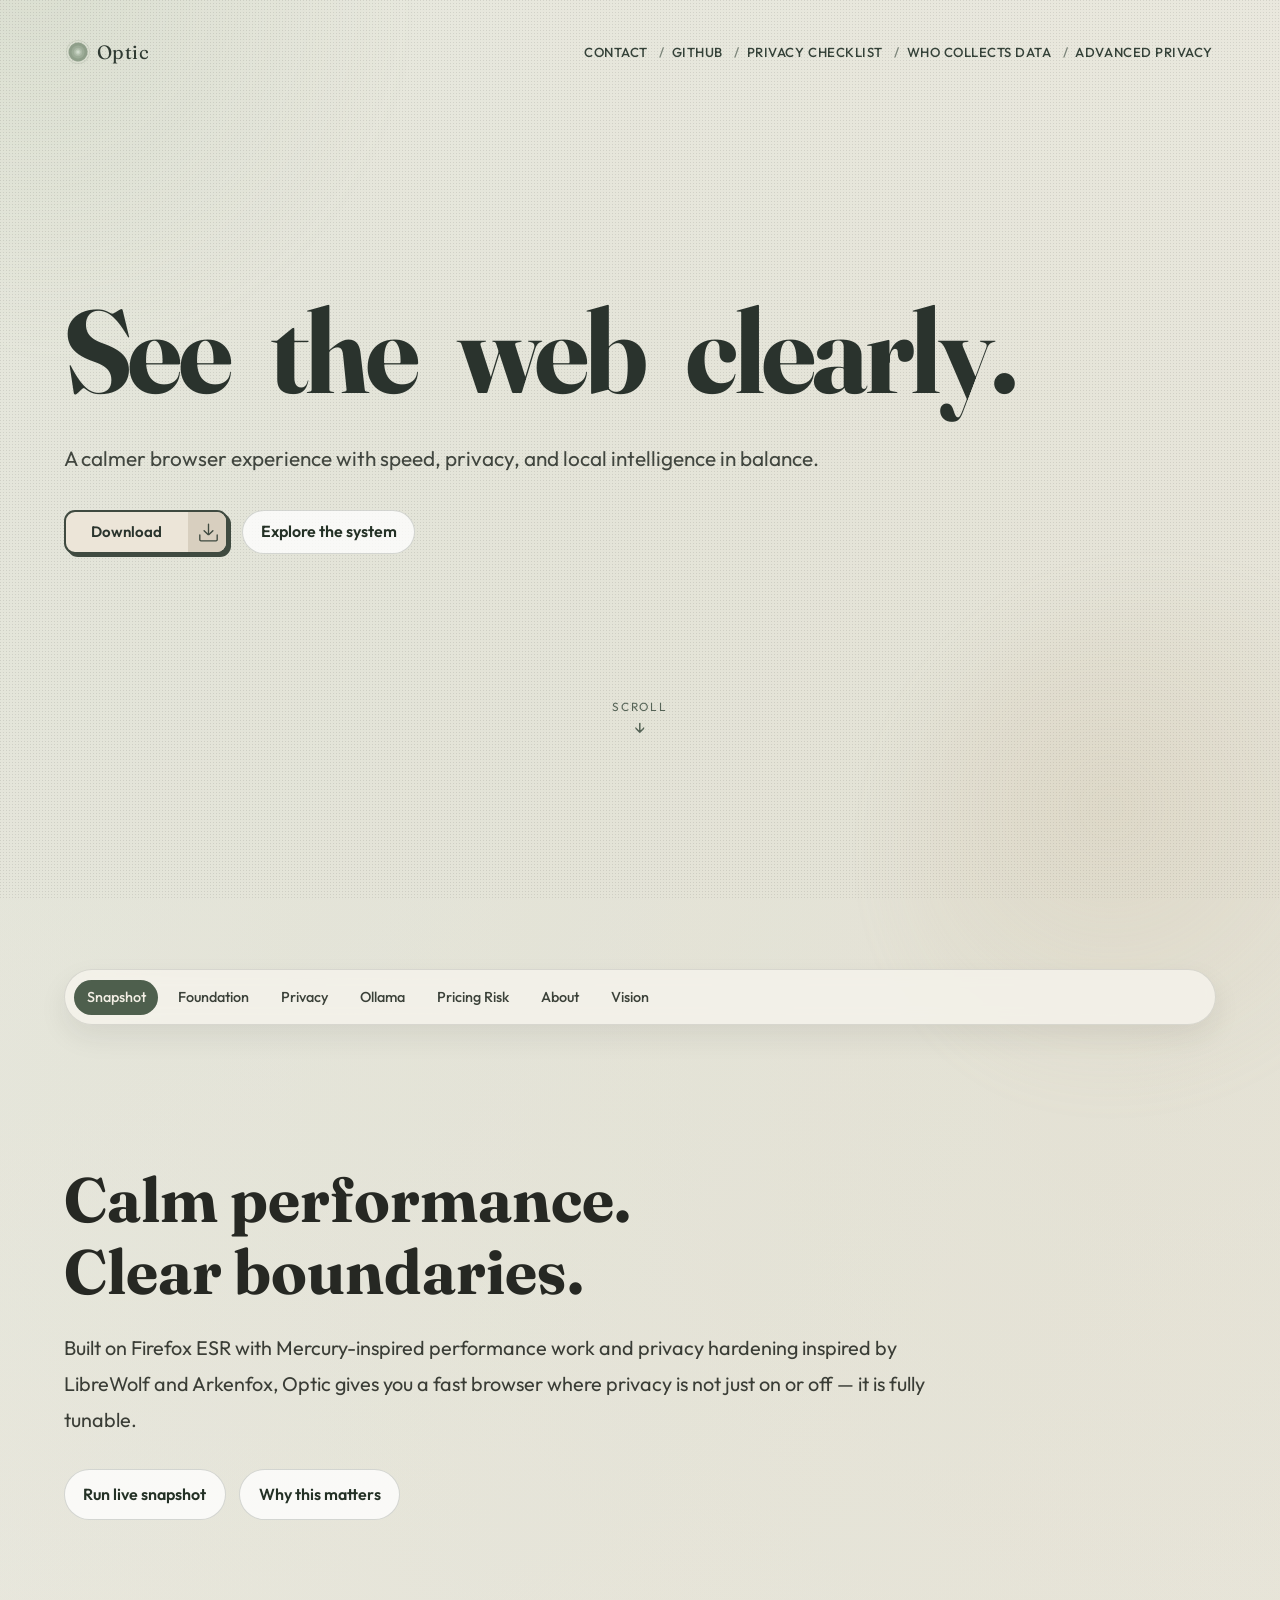
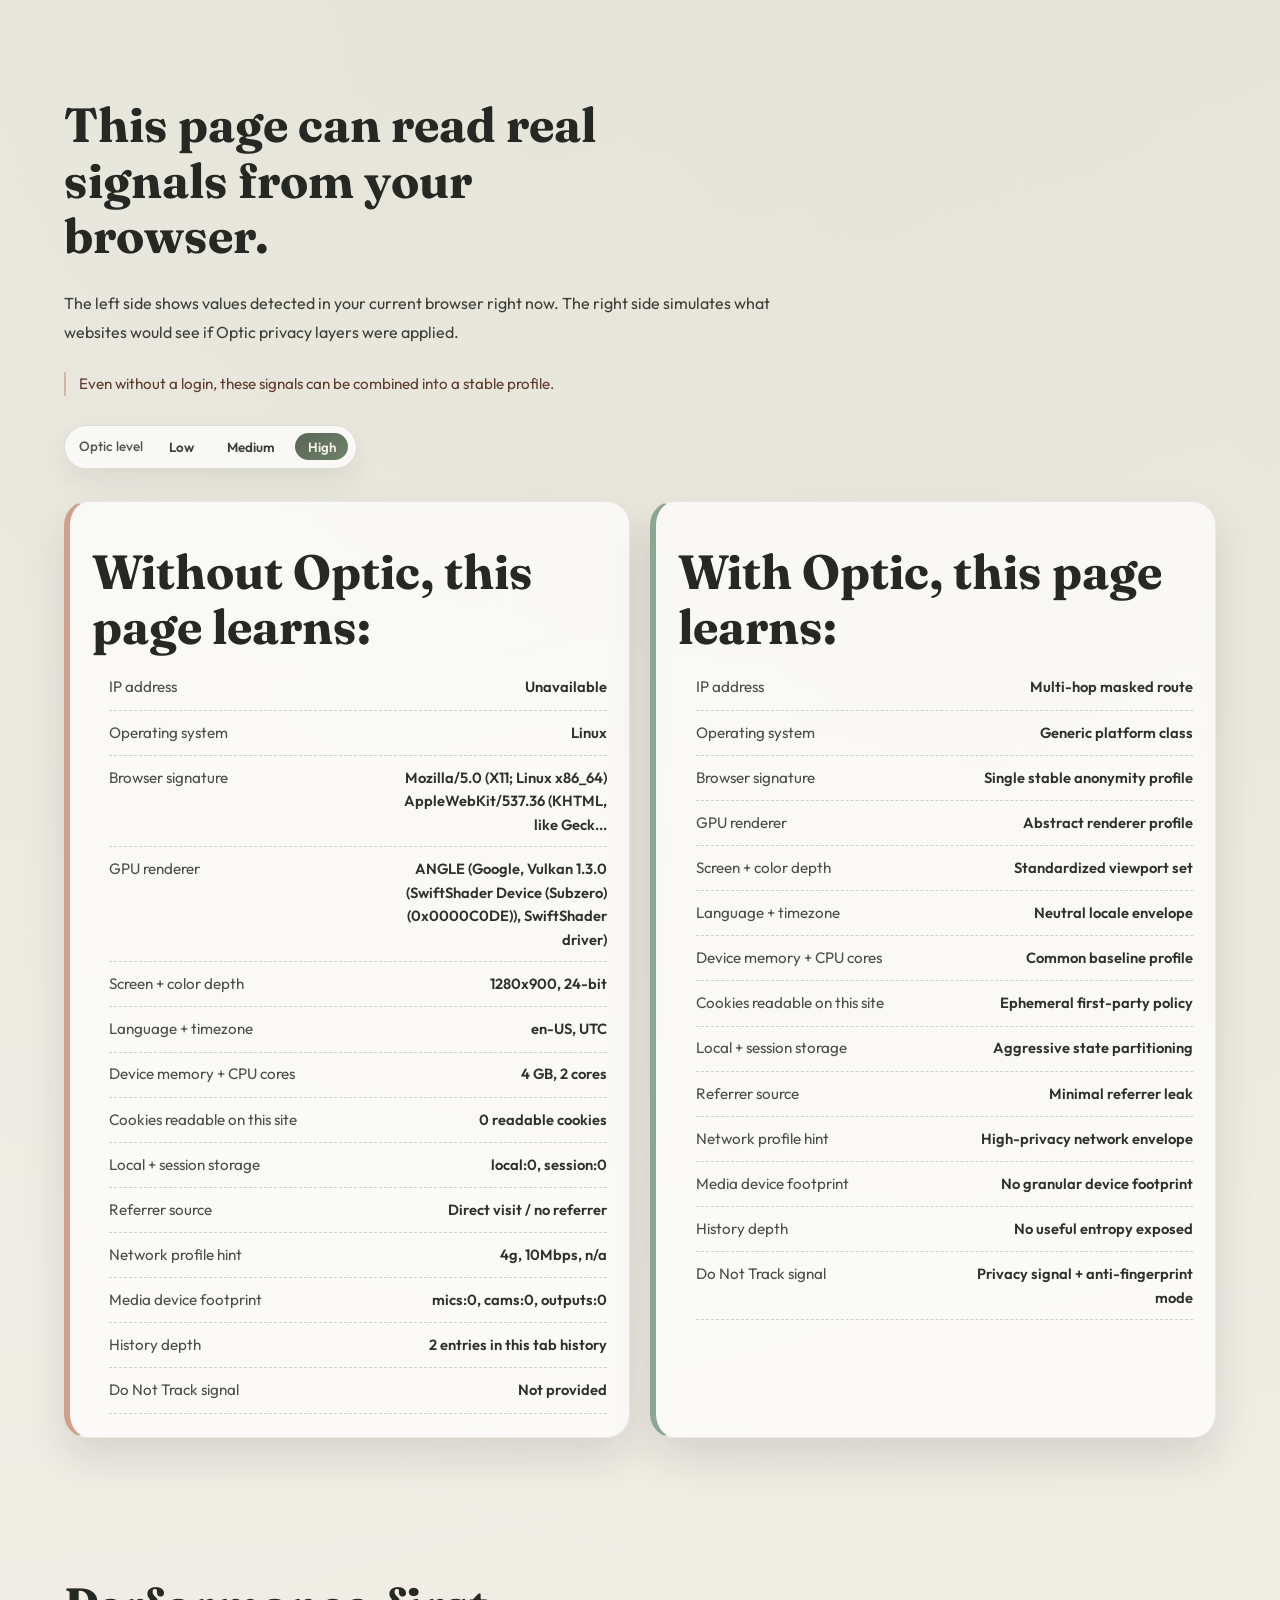
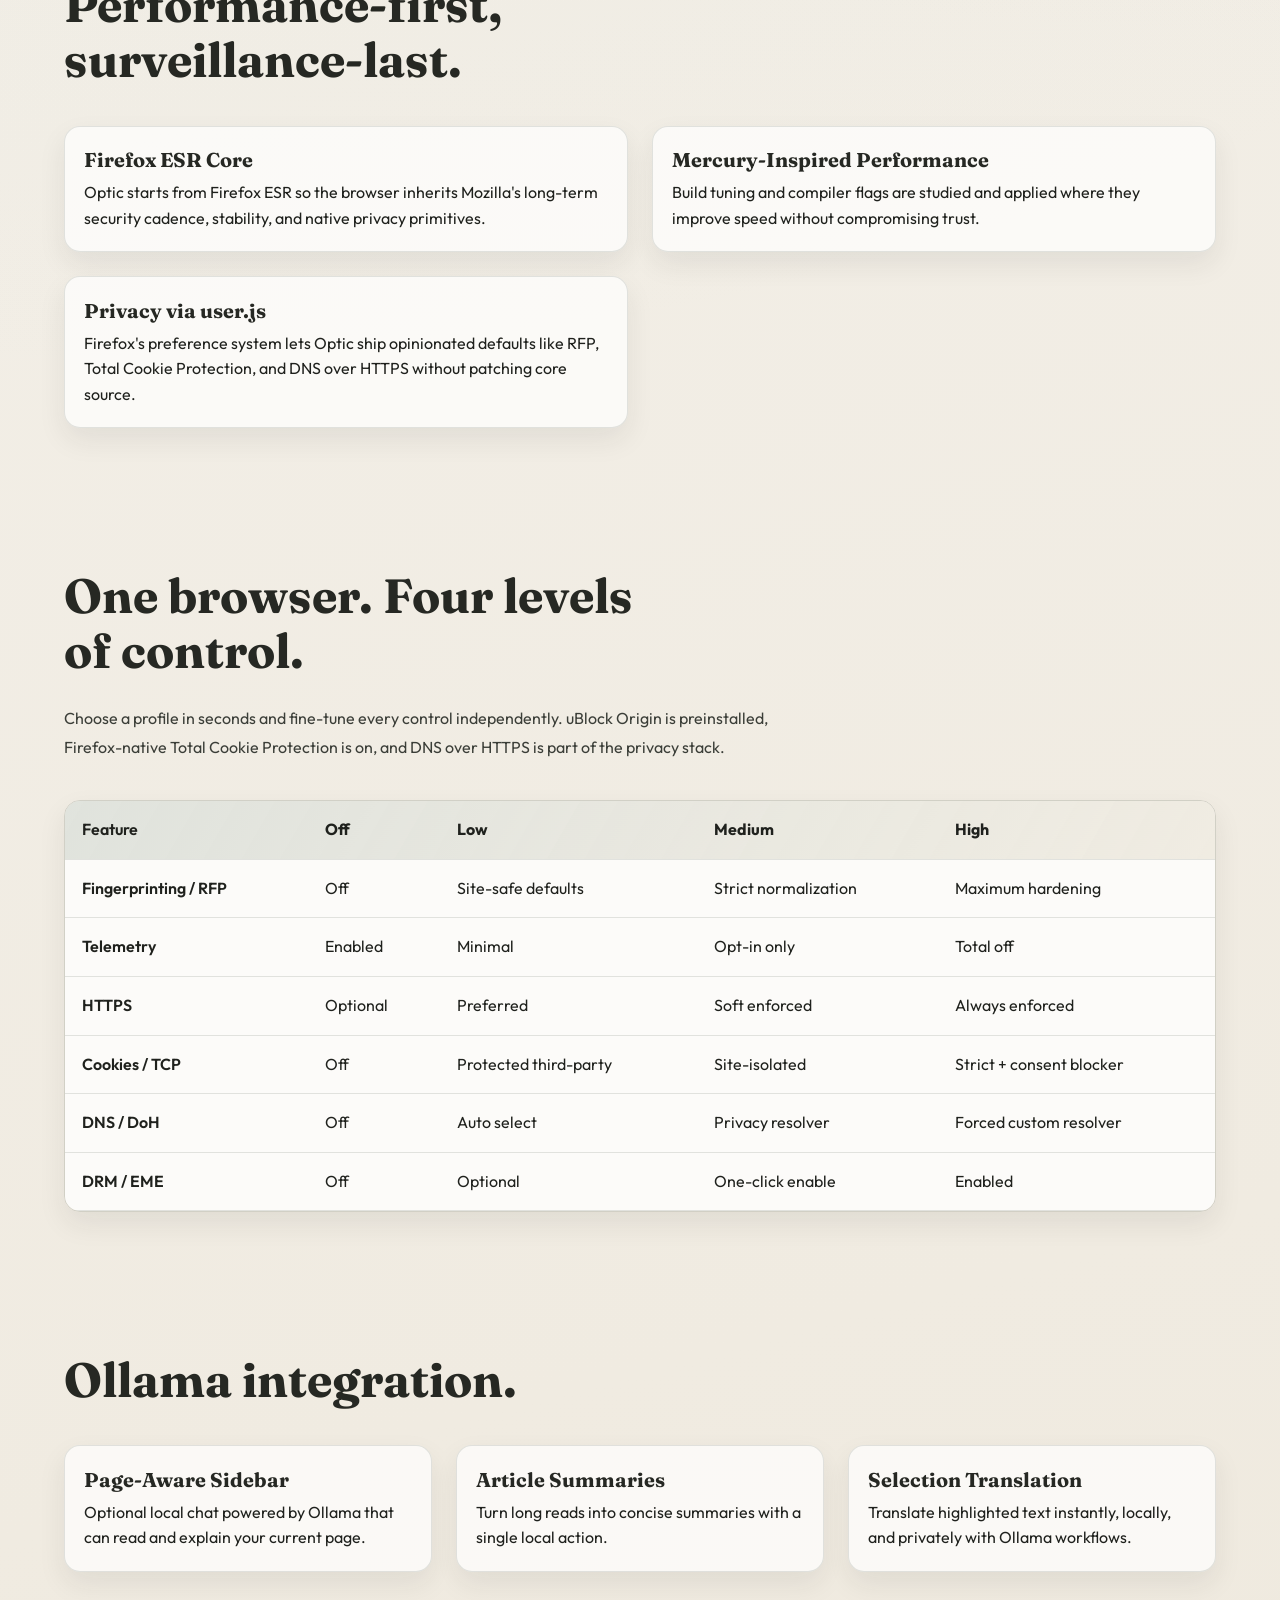
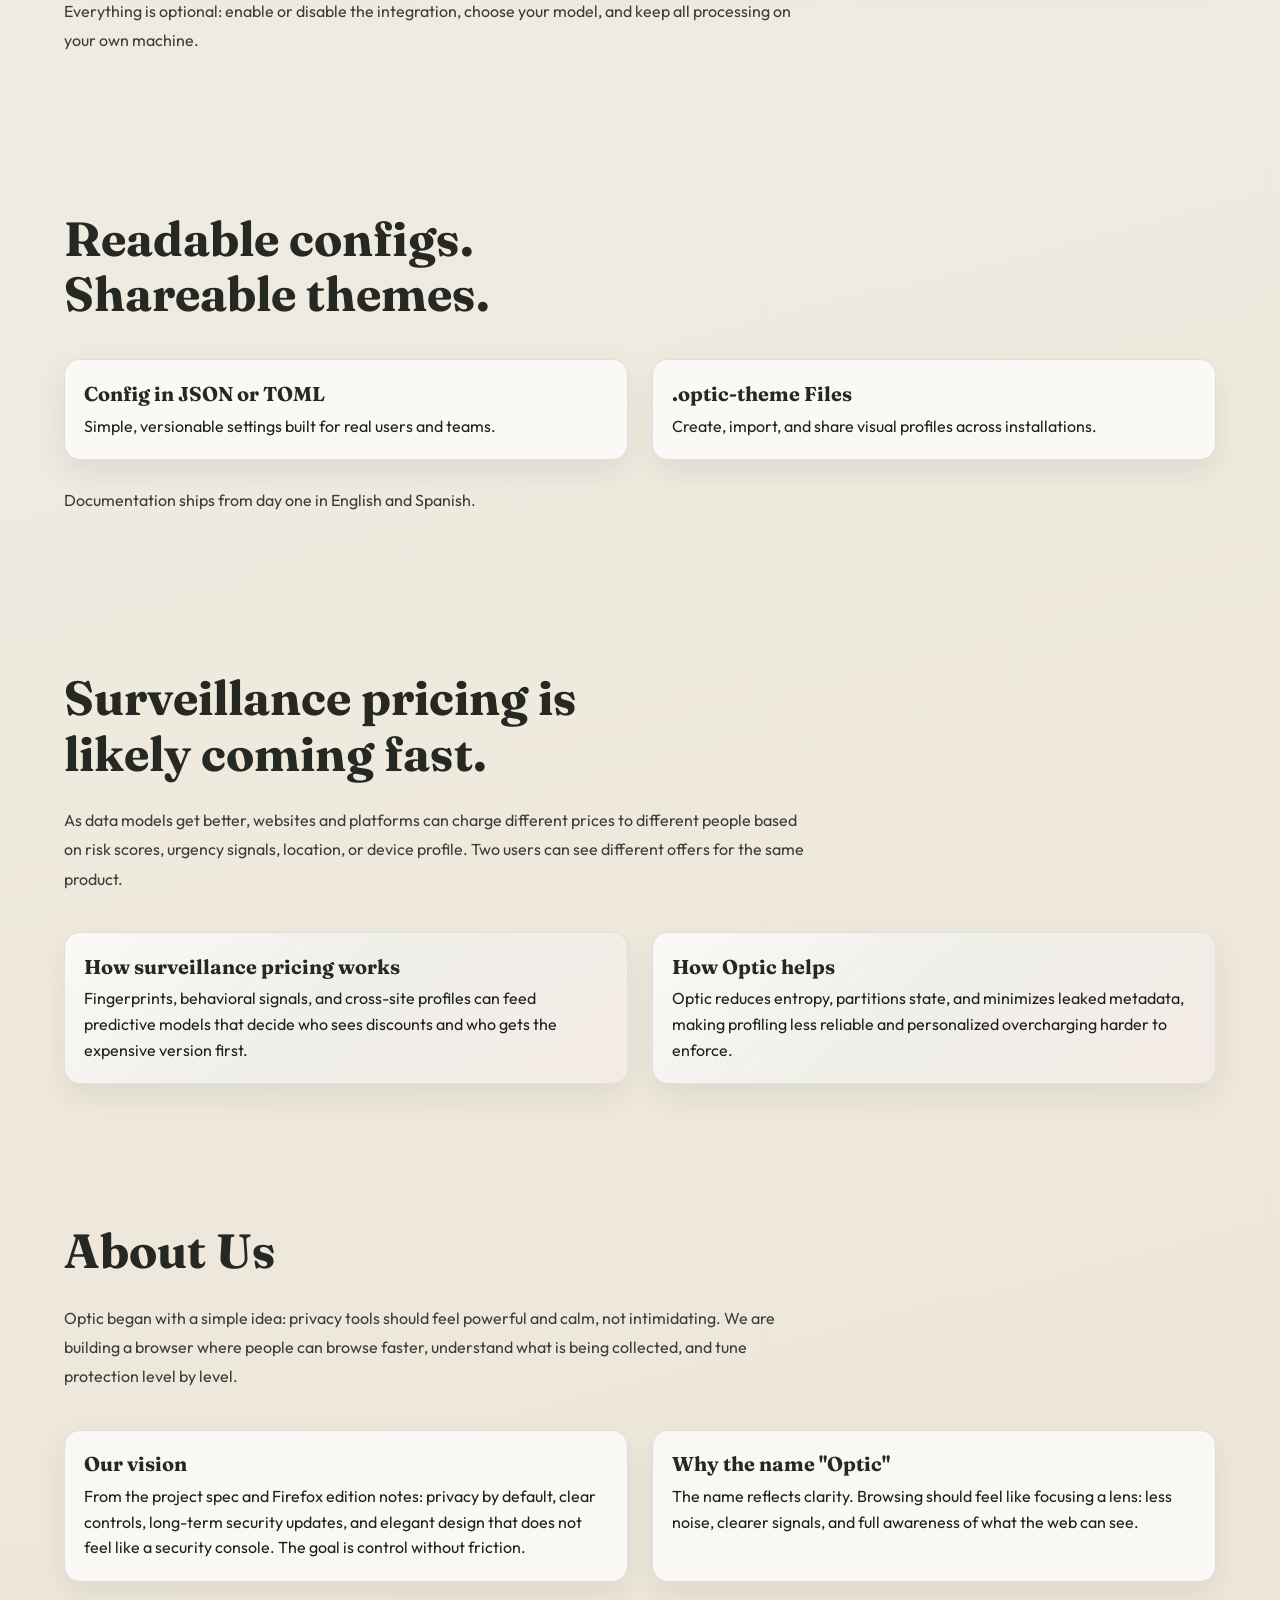
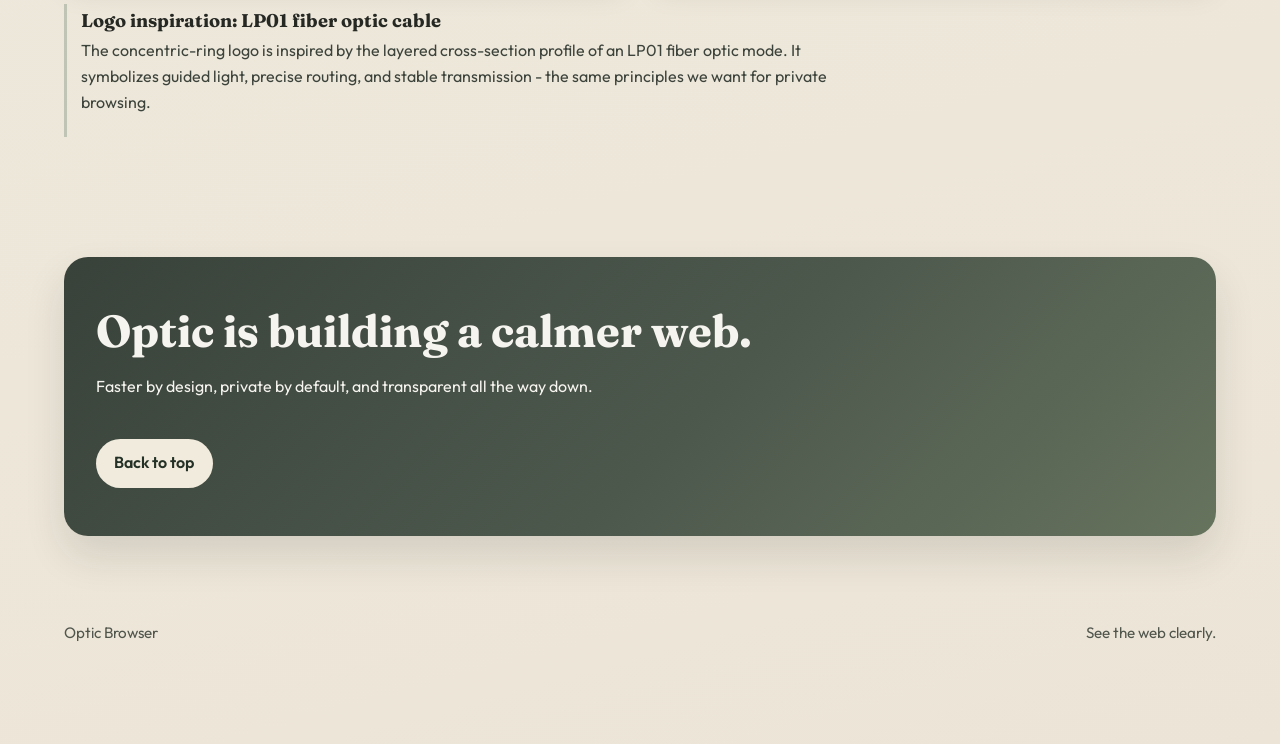
<file: index.html>
<!doctype html>
<html lang="en">
  <head>
    <meta charset="UTF-8" />
    <meta name="viewport" content="width=device-width, initial-scale=1.0" />
    <meta
      name="description"
      content="Optic Browser — privacy you can tune, speed you can feel, and local AI you control. Built on Firefox ESR."
    />
    <style>
      html,
      body {
        margin: 0;
        background: #f7f4ee;
      }
    </style>
    <title>Optic Browser | See the web clearly.</title>
    <link rel="icon" href="src/favicon.ico" sizes="any" />
    <link rel="icon" type="image/png" sizes="16x16" href="src/favicon-16.png" />
    <link rel="icon" type="image/png" sizes="32x32" href="src/favicon-32.png" />
    <link rel="icon" type="image/png" sizes="48x48" href="src/favicon-48.png" />
    <link rel="apple-touch-icon" sizes="180x180" href="src/web-180.png" />
    <link rel="mask-icon" href="src/optic-icon.svg" color="#8f9f8a" />
    <link rel="manifest" href="site.webmanifest" />
    <meta name="theme-color" content="#f7f4ee" />
    <script>
      (function () {
        var root = document.documentElement;

        if ('scrollRestoration' in history) {
          history.scrollRestoration = 'manual';
        }

        var navEntry = performance.getEntriesByType('navigation')[0];
        var isReload = navEntry && navEntry.type === 'reload';

        if (isReload) {
          if (location.hash) {
            history.replaceState(null, '', location.pathname + location.search);
          }
          window.scrollTo(0, 0);
        }

        function markFontsReady() {
          root.classList.add('fonts-ready');
        }

        if (document.fonts && document.fonts.ready) {
          document.fonts.ready.then(markFontsReady).catch(markFontsReady);
          setTimeout(markFontsReady, 700);
        } else {
          markFontsReady();
        }
      })();
    </script>
    <link rel="preconnect" href="https://fonts.googleapis.com" />
    <link rel="preconnect" href="https://fonts.gstatic.com" crossorigin />
    <link
      href="https://fonts.googleapis.com/css2?family=Fraunces:opsz,wght@9..144,500;9..144,700&family=Outfit:wght@300;400;500;600&display=swap"
      rel="stylesheet"
    />
    <link rel="stylesheet" href="styles.css" />
  </head>
  <body>
    <div class="noise" aria-hidden="true"></div>
    <header class="topbar topbar-intro">
      <a class="topbar-brand" href="#top" aria-label="Optic home">
        <img
          src="src/icon-64.png"
          class="topbar-brand__icon"
          alt=""
          width="22"
          height="22"
          decoding="async"
        />
        <span>Optic</span>
      </a>
      <nav class="contact-block" aria-label="Top links">
        <a href="mailto:hello@optic.browser" class="contact-link">Contact</a>
        <a
          href="https://github.com/optic-browser"
          class="contact-link"
          target="_blank"
          rel="noopener noreferrer"
          >GitHub</a
        >
        <a href="go-dark.html" class="contact-link">Privacy Checklist</a>
        <a href="data-map.html" class="contact-link">Who Collects Data</a>
        <a href="full-private.html" class="contact-link">Advanced Privacy</a>
      </nav>
    </header>

    <main>
      <section class="opening" id="top">
        <h1 class="opening-title" aria-label="See the web clearly.">
          <span class="opening-line word-see">See</span>
          <span class="opening-line word-the">the</span>
          <span class="opening-line word-web">web</span>
          <span class="opening-line word-clearly">clearly.</span>
        </h1>
        <p class="opening-copy">
          A calmer browser experience with speed, privacy, and local intelligence in
          balance.
        </p>
        <div class="hero-tools">
          <a
            class="download-btn"
            id="download"
            href="https://github.com/optic-browser/releases"
            target="_blank"
            rel="noopener noreferrer"
            aria-label="Download Optic"
          >
            <span class="download-btn__text">Download</span>
            <span class="download-btn__icon" aria-hidden="true">
              <svg xmlns="http://www.w3.org/2000/svg" viewBox="0 0 35 35" class="download-btn__svg">
                <path d="M17.5,22.131a1.249,1.249,0,0,1-1.25-1.25V2.187a1.25,1.25,0,0,1,2.5,0V20.881A1.25,1.25,0,0,1,17.5,22.131Z"></path>
                <path d="M17.5,22.693a3.189,3.189,0,0,1-2.262-.936L8.487,15.006a1.249,1.249,0,0,1,1.767-1.767l6.751,6.751a.7.7,0,0,0,.99,0l6.751-6.751a1.25,1.25,0,0,1,1.768,1.767l-6.752,6.751A3.191,3.191,0,0,1,17.5,22.693Z"></path>
                <path d="M31.436,34.063H3.564A3.318,3.318,0,0,1,.25,30.749V22.011a1.25,1.25,0,0,1,2.5,0v8.738a.815.815,0,0,0,.814.814H31.436a.815.815,0,0,0,.814-.814V22.011a1.25,1.25,0,1,1,2.5,0v8.738A3.318,3.318,0,0,1,31.436,34.063Z"></path>
              </svg>
            </span>
          </a>
          <a class="button ghost opening-explore" href="#story-nav">Explore the system</a>
        </div>
        <a class="scroll-hint" href="#story-nav" aria-label="Scroll down to explore">
          <span class="scroll-hint-text">Scroll</span>
          <span class="scroll-hint-arrow" aria-hidden="true">&#8595;</span>
        </a>
      </section>

      <nav class="story-nav reveal" id="story-nav" aria-label="Page sections">
        <a class="story-link" href="#snapshot">Snapshot</a>
        <a class="story-link" href="#foundation">Foundation</a>
        <a class="story-link" href="#privacy">Privacy</a>
        <a class="story-link" href="#ai">Ollama</a>
        <a class="story-link" href="#surveillance-pricing">Pricing Risk</a>
        <a class="story-link" href="#about-us">About</a>
        <a class="story-link" href="#start">Vision</a>
      </nav>

      <section class="hero reveal" id="manifesto">
        <h2>Calm performance. Clear boundaries.</h2>
        <p class="lede">
          Built on Firefox ESR with Mercury-inspired performance work and privacy
          hardening inspired by LibreWolf and Arkenfox, Optic gives you a fast browser
          where privacy is not just on or off — it is fully tunable.
        </p>
        <div class="hero-tools">
          <a class="button ghost" href="#snapshot">Run live snapshot</a>
          <a class="button ghost" href="#surveillance-pricing">Why this matters</a>
        </div>
      </section>

      <section class="section reveal" id="snapshot">
        <h2>This page can read real signals from your browser.</h2>
        <p class="section-copy">
          The left side shows values detected in your current browser right now. The
          right side simulates what websites would see if Optic privacy layers were
          applied.
        </p>
        <p class="snapshot-warning">
          Even without a login, these signals can be combined into a stable profile.
        </p>
        <div class="mode-row" role="group" aria-label="Optic privacy level">
          <span class="mode-label">Optic level</span>
          <button class="mode-btn" data-level="low" type="button">Low</button>
          <button class="mode-btn" data-level="medium" type="button">Medium</button>
          <button class="mode-btn is-active" data-level="high" type="button">High</button>
        </div>
        <div class="hero-grid">
          <article class="panel panel-warn">
            <h2>Without Optic, this page learns:</h2>
            <ul class="signal-list" id="raw-signals">
              <li><span>IP address</span><strong id="sig-ip">Detecting...</strong></li>
              <li><span>Operating system</span><strong id="sig-platform">Detecting...</strong></li>
              <li><span>Browser signature</span><strong id="sig-ua">Detecting...</strong></li>
              <li><span>GPU renderer</span><strong id="sig-gpu">Detecting...</strong></li>
              <li><span>Screen + color depth</span><strong id="sig-screen">Detecting...</strong></li>
              <li><span>Language + timezone</span><strong id="sig-locale">Detecting...</strong></li>
              <li><span>Device memory + CPU cores</span><strong id="sig-hardware">Detecting...</strong></li>
              <li><span>Cookies readable on this site</span><strong id="sig-cookie">Detecting...</strong></li>
              <li><span>Local + session storage</span><strong id="sig-storage">Detecting...</strong></li>
              <li><span>Referrer source</span><strong id="sig-referrer">Detecting...</strong></li>
              <li><span>Network profile hint</span><strong id="sig-network">Detecting...</strong></li>
              <li><span>Media device footprint</span><strong id="sig-devices">Detecting...</strong></li>
              <li><span>History depth</span><strong id="sig-history">Detecting...</strong></li>
              <li><span>Do Not Track signal</span><strong id="sig-dnt">Detecting...</strong></li>
            </ul>
          </article>
          <article class="panel panel-safe">
            <h2>With Optic, this page learns:</h2>
            <ul class="signal-list" id="optic-signals">
              <li><span>IP address</span><strong id="optic-ip">Shared via masked route</strong></li>
              <li><span>Operating system</span><strong id="optic-platform">Generic platform class</strong></li>
              <li><span>Browser signature</span><strong id="optic-ua">Normalized Optic token</strong></li>
              <li><span>GPU renderer</span><strong id="optic-gpu">Coarse graphics bucket</strong></li>
              <li><span>Screen + color depth</span><strong id="optic-screen">Rounded viewport class</strong></li>
              <li><span>Language + timezone</span><strong id="optic-locale">Region-safe profile</strong></li>
              <li><span>Device memory + CPU cores</span><strong id="optic-hardware">Capability tier only</strong></li>
              <li><span>Cookies readable on this site</span><strong id="optic-cookie">Strict first-party policy</strong></li>
              <li><span>Local + session storage</span><strong id="optic-storage">Partitioned by context</strong></li>
              <li><span>Referrer source</span><strong id="optic-referrer">Origin-minimized referrer</strong></li>
              <li><span>Network profile hint</span><strong id="optic-network">Normalized network category</strong></li>
              <li><span>Media device footprint</span><strong id="optic-devices">Coarse capability hint only</strong></li>
              <li><span>History depth</span><strong id="optic-history">No useful entropy exposed</strong></li>
              <li><span>Do Not Track signal</span><strong id="optic-dnt">Policy-managed privacy signal</strong></li>
            </ul>
          </article>
        </div>
      </section>

      <section class="section reveal" id="foundation">
        <h2>Performance-first, surveillance-last.</h2>
        <div class="cards two-col">
          <article class="card">
            <h3>Firefox ESR Core</h3>
            <p>
              Optic starts from Firefox ESR so the browser inherits Mozilla's long-term
              security cadence, stability, and native privacy primitives.
            </p>
          </article>
          <article class="card">
            <h3>Mercury-Inspired Performance</h3>
            <p>
              Build tuning and compiler flags are studied and applied where they improve
              speed without compromising trust.
            </p>
          </article>
          <article class="card">
            <h3>Privacy via user.js</h3>
            <p>
              Firefox's preference system lets Optic ship opinionated defaults like RFP,
              Total Cookie Protection, and DNS over HTTPS without patching core source.
            </p>
          </article>
        </div>
      </section>

      <section class="section reveal" id="privacy">
        <h2>One browser. Four levels of control.</h2>
        <p class="section-copy">
          Choose a profile in seconds and fine-tune every control independently.
          uBlock Origin is preinstalled, Firefox-native Total Cookie Protection is on,
          and DNS over HTTPS is part of the privacy stack.
        </p>
        <div class="table-wrap">
          <table>
            <thead>
              <tr>
                <th>Feature</th>
                <th>Off</th>
                <th>Low</th>
                <th>Medium</th>
                <th>High</th>
              </tr>
            </thead>
            <tbody>
              <tr>
                <td>Fingerprinting / RFP</td>
                <td>Off</td>
                <td>Site-safe defaults</td>
                <td>Strict normalization</td>
                <td>Maximum hardening</td>
              </tr>
              <tr>
                <td>Telemetry</td>
                <td>Enabled</td>
                <td>Minimal</td>
                <td>Opt-in only</td>
                <td>Total off</td>
              </tr>
              <tr>
                <td>HTTPS</td>
                <td>Optional</td>
                <td>Preferred</td>
                <td>Soft enforced</td>
                <td>Always enforced</td>
              </tr>
              <tr>
                <td>Cookies / TCP</td>
                <td>Off</td>
                <td>Protected third-party</td>
                <td>Site-isolated</td>
                <td>Strict + consent blocker</td>
              </tr>
              <tr>
                <td>DNS / DoH</td>
                <td>Off</td>
                <td>Auto select</td>
                <td>Privacy resolver</td>
                <td>Forced custom resolver</td>
              </tr>
              <tr>
                <td>DRM / EME</td>
                <td>Off</td>
                <td>Optional</td>
                <td>One-click enable</td>
                <td>Enabled</td>
              </tr>
            </tbody>
          </table>
        </div>
      </section>

      <section class="section reveal" id="ai">
        <h2>Ollama integration.</h2>
        <div class="cards three-col">
          <article class="card">
            <h3>Page-Aware Sidebar</h3>
            <p>Optional local chat powered by Ollama that can read and explain your current page.</p>
          </article>
          <article class="card">
            <h3>Article Summaries</h3>
            <p>Turn long reads into concise summaries with a single local action.</p>
          </article>
          <article class="card">
            <h3>Selection Translation</h3>
            <p>Translate highlighted text instantly, locally, and privately with Ollama workflows.</p>
          </article>
        </div>
        <p class="section-copy">
          Everything is optional: enable or disable the integration, choose your
          model, and keep all processing on your own machine.
        </p>
      </section>

      <section class="section reveal" id="customization">
        <h2>Readable configs. Shareable themes.</h2>
        <div class="cards two-col">
          <article class="card">
            <h3>Config in JSON or TOML</h3>
            <p>Simple, versionable settings built for real users and teams.</p>
          </article>
          <article class="card">
            <h3>.optic-theme Files</h3>
            <p>Create, import, and share visual profiles across installations.</p>
          </article>
        </div>
        <p class="section-copy">
          Documentation ships from day one in English and Spanish.
        </p>
      </section>

      <section class="section reveal" id="surveillance-pricing">
        <h2>Surveillance pricing is likely coming fast.</h2>
        <p class="section-copy">
          As data models get better, websites and platforms can charge different
          prices to different people based on risk scores, urgency signals, location,
          or device profile. Two users can see different offers for the same product.
        </p>
        <div class="cards two-col">
          <article class="card impact-card">
            <h3>How surveillance pricing works</h3>
            <p>
              Fingerprints, behavioral signals, and cross-site profiles can feed
              predictive models that decide who sees discounts and who gets the
              expensive version first.
            </p>
          </article>
          <article class="card impact-card">
            <h3>How Optic helps</h3>
            <p>
              Optic reduces entropy, partitions state, and minimizes leaked metadata,
              making profiling less reliable and personalized overcharging harder to
              enforce.
            </p>
          </article>
        </div>
      </section>

      <section class="section reveal" id="about-us">
        <h2>About Us</h2>
        <p class="section-copy">
          Optic began with a simple idea: privacy tools should feel powerful and calm,
          not intimidating. We are building a browser where people can browse faster,
          understand what is being collected, and tune protection level by level.
        </p>
        <div class="cards two-col">
          <article class="card">
            <h3>Our vision</h3>
            <p>
              From the project spec and Firefox edition notes: privacy by default,
              clear controls, long-term security updates, and elegant design that does
              not feel like a security console. The goal is control without friction.
            </p>
          </article>
          <article class="card">
            <h3>Why the name "Optic"</h3>
            <p>
              The name reflects clarity. Browsing should feel like focusing a lens:
              less noise, clearer signals, and full awareness of what the web can see.
            </p>
          </article>
        </div>
        <div class="about-note">
          <h3>Logo inspiration: LP01 fiber optic cable</h3>
          <p>
            The concentric-ring logo is inspired by the layered cross-section profile
            of an LP01 fiber optic mode. It symbolizes guided light, precise routing,
            and stable transmission - the same principles we want for private browsing.
          </p>
        </div>
      </section>

      <section class="cta reveal" id="start">
        <h2>Optic is building a calmer web.</h2>
        <p>
          Faster by design, private by default, and transparent all the way down.
        </p>
        <a class="button" href="#top">Back to top</a>
      </section>
    </main>

    <nav class="quick-actions" id="quick-actions" aria-label="Quick actions">
      <a
        class="quick-action quick-action-download"
        href="https://github.com/optic-browser/releases"
        target="_blank"
        rel="noopener noreferrer"
        aria-label="Download Optic"
      >
        <span class="quick-action__icon" aria-hidden="true">
          <svg viewBox="0 0 24 24" class="quick-action__svg">
            <path d="M12 3a1 1 0 0 1 1 1v9.17l2.59-2.58a1 1 0 1 1 1.41 1.41l-4.29 4.3a1 1 0 0 1-1.42 0l-4.29-4.3a1 1 0 0 1 1.41-1.41L11 13.17V4a1 1 0 0 1 1-1Z" />
            <path d="M5 19a1 1 0 0 1 1-1h12a1 1 0 1 1 0 2H6a1 1 0 0 1-1-1Z" />
          </svg>
        </span>
        <span>Download</span>
      </a>
      <a class="quick-action" href="#top" aria-label="Back to top">
        <span class="quick-action__icon" aria-hidden="true">
          <svg viewBox="0 0 24 24" class="quick-action__svg">
            <path d="M12 5a1 1 0 0 1 .71.29l4.3 4.3a1 1 0 0 1-1.42 1.41L13 8.41V20a1 1 0 1 1-2 0V8.41L8.41 11A1 1 0 0 1 7 9.59l4.29-4.3A1 1 0 0 1 12 5Z" />
          </svg>
        </span>
        <span>Back to top</span>
      </a>
    </nav>

    <footer class="footer reveal">
      <p>Optic Browser</p>
      <p>See the web clearly.</p>
    </footer>

    <script src="script.js"></script>
  </body>
</html>
</file>
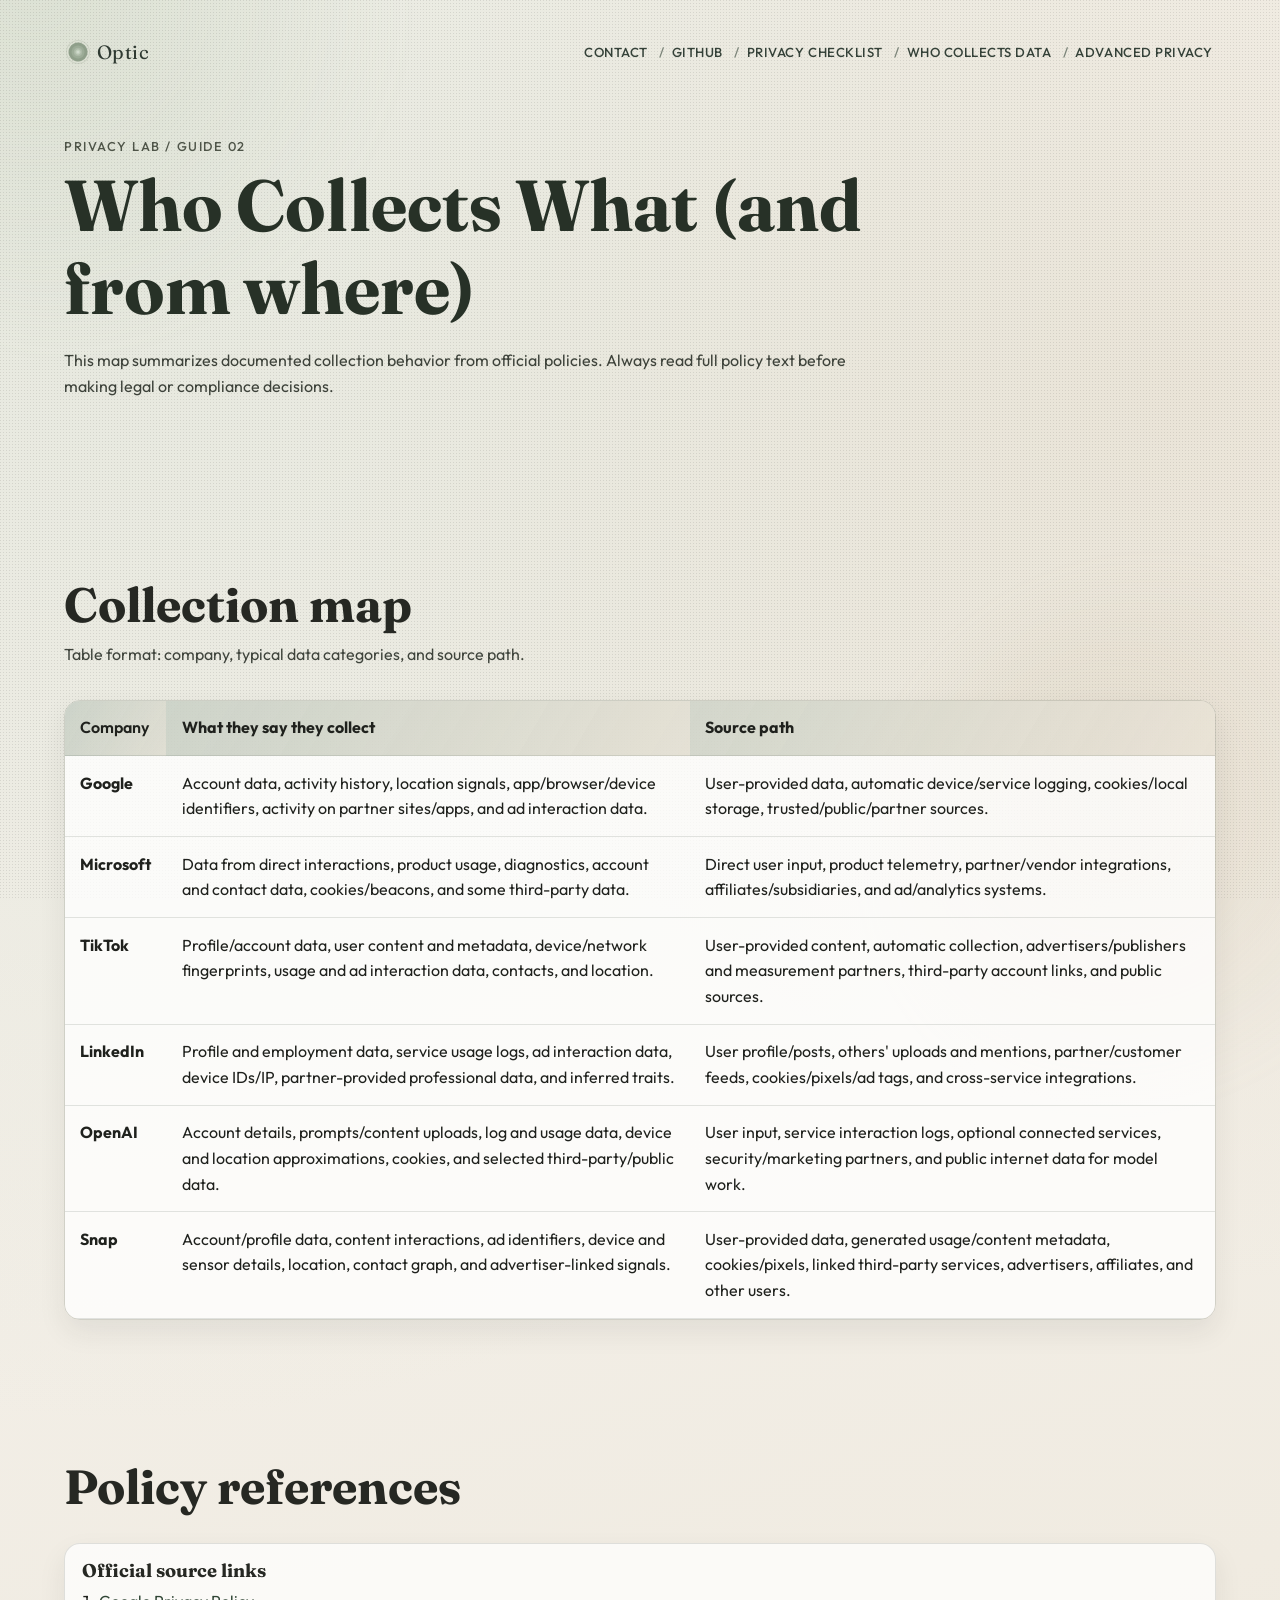
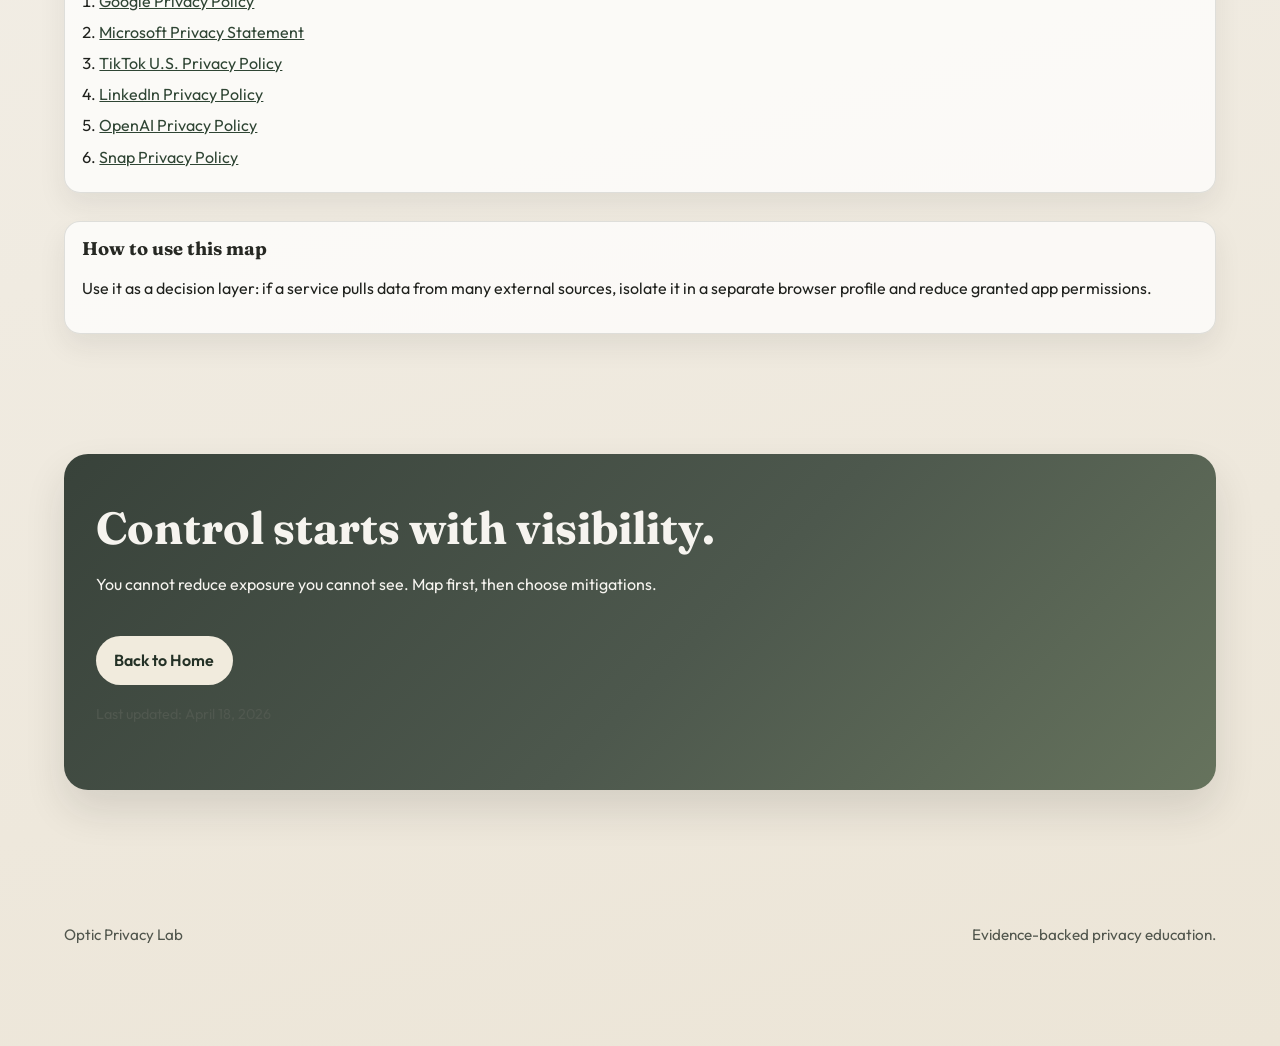
<file: data-map.html>
<!doctype html>
<html lang="en">
  <head>
    <meta charset="UTF-8" />
    <meta name="viewport" content="width=device-width, initial-scale=1.0" />
    <meta
      name="description"
      content="Optic Privacy Lab: company-by-company map of data collection categories and sources."
    />
    <title>Optic Privacy Lab | Who Collects What</title>
    <link rel="icon" href="src/favicon.ico" sizes="any" />
    <link rel="icon" type="image/png" sizes="16x16" href="src/favicon-16.png" />
    <link rel="icon" type="image/png" sizes="32x32" href="src/favicon-32.png" />
    <link rel="icon" type="image/png" sizes="48x48" href="src/favicon-48.png" />
    <link rel="apple-touch-icon" sizes="180x180" href="src/web-180.png" />
    <link rel="mask-icon" href="src/optic-icon.svg" color="#8f9f8a" />
    <link rel="manifest" href="site.webmanifest" />
    <meta name="theme-color" content="#f7f4ee" />
    <link rel="preconnect" href="https://fonts.googleapis.com" />
    <link rel="preconnect" href="https://fonts.gstatic.com" crossorigin />
    <link
      href="https://fonts.googleapis.com/css2?family=Fraunces:opsz,wght@9..144,500;9..144,700&family=Outfit:wght@300;400;500;600&display=swap"
      rel="stylesheet"
    />
    <link rel="stylesheet" href="styles.css" />
  </head>
  <body>
    <div class="noise" aria-hidden="true"></div>

    <header class="topbar reveal">
      <a class="topbar-brand" href="index.html" aria-label="Optic home">
        <img
          src="src/icon-64.png"
          class="topbar-brand__icon"
          alt=""
          width="22"
          height="22"
          decoding="async"
        />
        <span>Optic</span>
      </a>
      <nav class="contact-block" aria-label="Top links">
        <a href="mailto:hello@optic.browser" class="contact-link">Contact</a>
        <a
          href="https://github.com/optic-browser"
          class="contact-link"
          target="_blank"
          rel="noopener noreferrer"
          >GitHub</a
        >
        <a href="go-dark.html" class="contact-link">Privacy Checklist</a>
        <a href="data-map.html" class="contact-link">Who Collects Data</a>
        <a href="full-private.html" class="contact-link">Advanced Privacy</a>
      </nav>
    </header>

    <main class="subpage-main">
      <section class="subpage-hero reveal">
        <p class="eyebrow">Privacy Lab / Guide 02</p>
        <h1>Who Collects What (and from where)</h1>
        <p class="subpage-kicker">
          This map summarizes documented collection behavior from official policies.
          Always read full policy text before making legal or compliance decisions.
        </p>
      </section>

      <section class="section reveal" id="map">
        <h2>Collection map</h2>
        <p class="section-intro">
          Table format: company, typical data categories, and source path.
        </p>

        <div class="source-table-wrap">
          <table class="source-table">
            <thead>
              <tr>
                <th>Company</th>
                <th>What they say they collect</th>
                <th>Source path</th>
              </tr>
            </thead>
            <tbody>
              <tr>
                <td><strong>Google</strong></td>
                <td>
                  Account data, activity history, location signals, app/browser/device
                  identifiers, activity on partner sites/apps, and ad interaction data.
                </td>
                <td>
                  User-provided data, automatic device/service logging, cookies/local
                  storage, trusted/public/partner sources.
                </td>
              </tr>
              <tr>
                <td><strong>Microsoft</strong></td>
                <td>
                  Data from direct interactions, product usage, diagnostics, account and
                  contact data, cookies/beacons, and some third-party data.
                </td>
                <td>
                  Direct user input, product telemetry, partner/vendor integrations,
                  affiliates/subsidiaries, and ad/analytics systems.
                </td>
              </tr>
              <tr>
                <td><strong>TikTok</strong></td>
                <td>
                  Profile/account data, user content and metadata, device/network
                  fingerprints, usage and ad interaction data, contacts, and location.
                </td>
                <td>
                  User-provided content, automatic collection, advertisers/publishers and
                  measurement partners, third-party account links, and public sources.
                </td>
              </tr>
              <tr>
                <td><strong>LinkedIn</strong></td>
                <td>
                  Profile and employment data, service usage logs, ad interaction data,
                  device IDs/IP, partner-provided professional data, and inferred traits.
                </td>
                <td>
                  User profile/posts, others' uploads and mentions, partner/customer feeds,
                  cookies/pixels/ad tags, and cross-service integrations.
                </td>
              </tr>
              <tr>
                <td><strong>OpenAI</strong></td>
                <td>
                  Account details, prompts/content uploads, log and usage data, device and
                  location approximations, cookies, and selected third-party/public data.
                </td>
                <td>
                  User input, service interaction logs, optional connected services,
                  security/marketing partners, and public internet data for model work.
                </td>
              </tr>
              <tr>
                <td><strong>Snap</strong></td>
                <td>
                  Account/profile data, content interactions, ad identifiers, device and
                  sensor details, location, contact graph, and advertiser-linked signals.
                </td>
                <td>
                  User-provided data, generated usage/content metadata, cookies/pixels,
                  linked third-party services, advertisers, affiliates, and other users.
                </td>
              </tr>
            </tbody>
          </table>
        </div>
      </section>

      <section class="section reveal" id="references">
        <h2>Policy references</h2>
        <div class="reference-panel">
          <h3>Official source links</h3>
          <ol class="reference-list">
            <li>
              <a href="https://policies.google.com/privacy" target="_blank" rel="noopener noreferrer"
                >Google Privacy Policy</a
              >
            </li>
            <li>
              <a
                href="https://privacy.microsoft.com/en-us/privacystatement"
                target="_blank"
                rel="noopener noreferrer"
                >Microsoft Privacy Statement</a
              >
            </li>
            <li>
              <a
                href="https://www.tiktok.com/legal/page/us/privacy-policy/en"
                target="_blank"
                rel="noopener noreferrer"
                >TikTok U.S. Privacy Policy</a
              >
            </li>
            <li>
              <a
                href="https://www.linkedin.com/legal/privacy-policy"
                target="_blank"
                rel="noopener noreferrer"
                >LinkedIn Privacy Policy</a
              >
            </li>
            <li>
              <a
                href="https://openai.com/policies/privacy-policy/"
                target="_blank"
                rel="noopener noreferrer"
                >OpenAI Privacy Policy</a
              >
            </li>
            <li>
              <a
                href="https://values.snap.com/privacy/privacy-policy"
                target="_blank"
                rel="noopener noreferrer"
                >Snap Privacy Policy</a
              >
            </li>
          </ol>
        </div>

        <div class="reference-panel">
          <h3>How to use this map</h3>
          <p>
            Use it as a decision layer: if a service pulls data from many external sources,
            isolate it in a separate browser profile and reduce granted app permissions.
          </p>
        </div>
      </section>

      <section class="cta reveal" id="return">
        <h2>Control starts with visibility.</h2>
        <p>
          You cannot reduce exposure you cannot see. Map first, then choose mitigations.
        </p>
        <a class="button" href="index.html">Back to Home</a>
        <p class="subpage-footer-note">Last updated: April 18, 2026</p>
      </section>
    </main>

    <footer class="footer reveal">
      <p>Optic Privacy Lab</p>
      <p>Evidence-backed privacy education.</p>
    </footer>

    <script src="subpages.js"></script>
  </body>
</html>
</file>
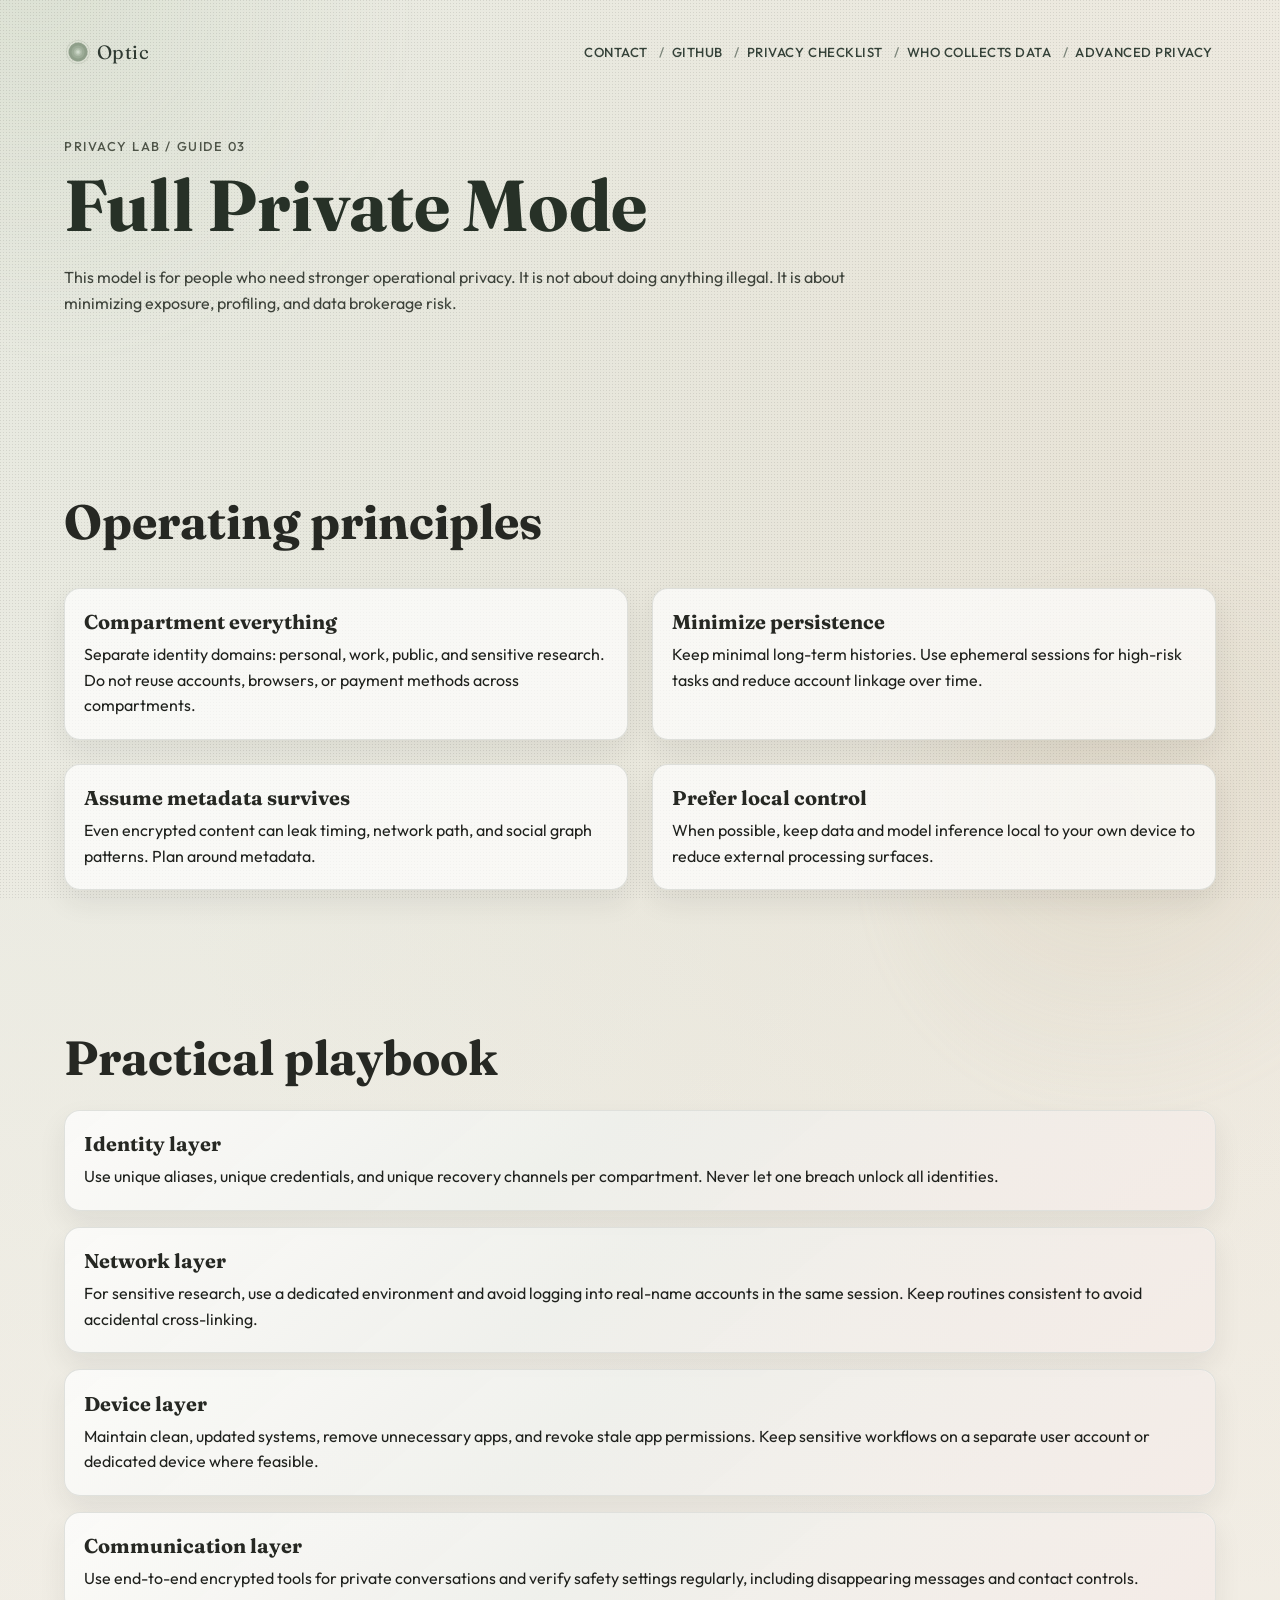
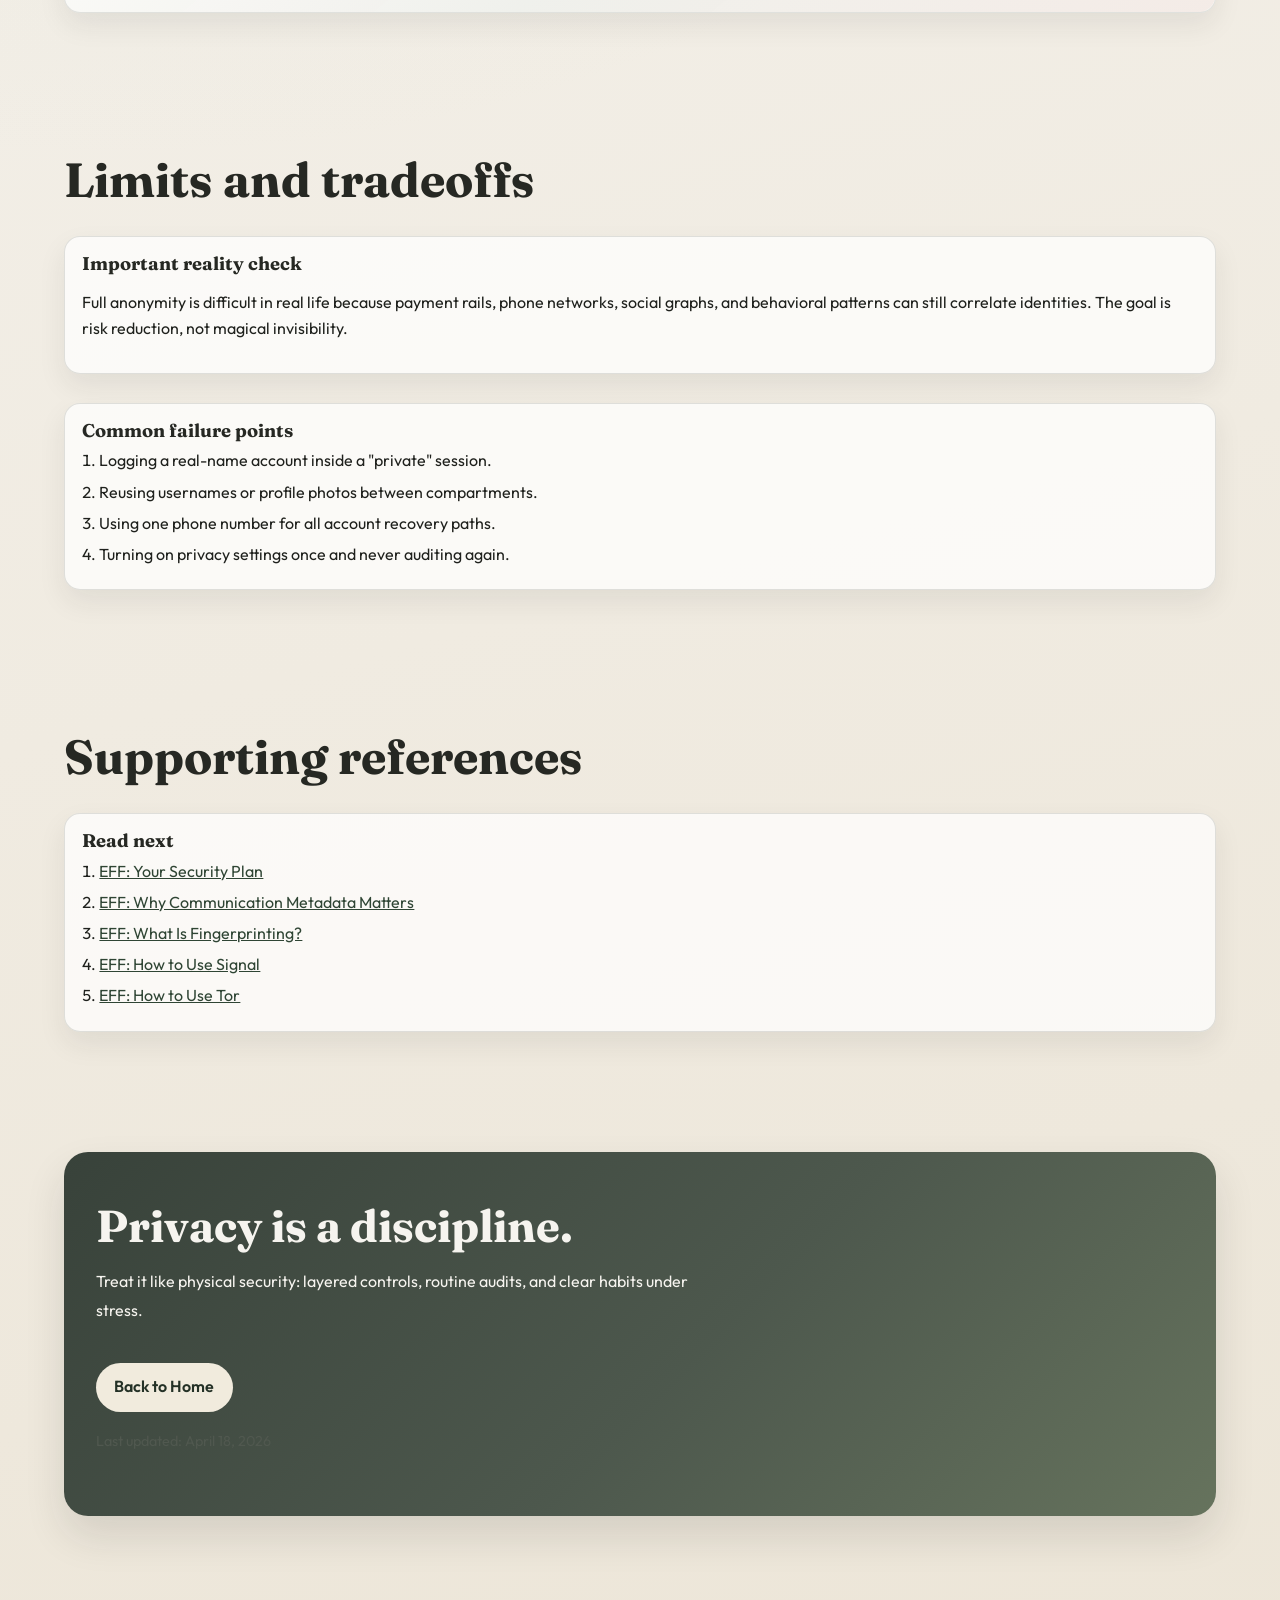
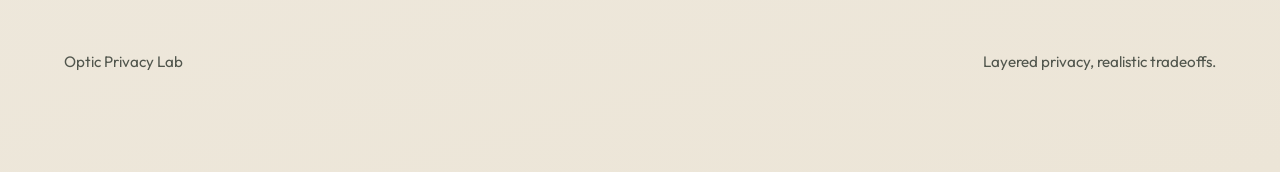
<file: full-private.html>
<!doctype html>
<html lang="en">
  <head>
    <meta charset="UTF-8" />
    <meta name="viewport" content="width=device-width, initial-scale=1.0" />
    <meta
      name="description"
      content="Optic Privacy Lab: advanced full-private operating model for users with high privacy needs."
    />
    <title>Optic Privacy Lab | Full Private Mode</title>
    <link rel="icon" href="src/favicon.ico" sizes="any" />
    <link rel="icon" type="image/png" sizes="16x16" href="src/favicon-16.png" />
    <link rel="icon" type="image/png" sizes="32x32" href="src/favicon-32.png" />
    <link rel="icon" type="image/png" sizes="48x48" href="src/favicon-48.png" />
    <link rel="apple-touch-icon" sizes="180x180" href="src/web-180.png" />
    <link rel="mask-icon" href="src/optic-icon.svg" color="#8f9f8a" />
    <link rel="manifest" href="site.webmanifest" />
    <meta name="theme-color" content="#f7f4ee" />
    <link rel="preconnect" href="https://fonts.googleapis.com" />
    <link rel="preconnect" href="https://fonts.gstatic.com" crossorigin />
    <link
      href="https://fonts.googleapis.com/css2?family=Fraunces:opsz,wght@9..144,500;9..144,700&family=Outfit:wght@300;400;500;600&display=swap"
      rel="stylesheet"
    />
    <link rel="stylesheet" href="styles.css" />
  </head>
  <body>
    <div class="noise" aria-hidden="true"></div>

    <header class="topbar reveal">
      <a class="topbar-brand" href="index.html" aria-label="Optic home">
        <img
          src="src/icon-64.png"
          class="topbar-brand__icon"
          alt=""
          width="22"
          height="22"
          decoding="async"
        />
        <span>Optic</span>
      </a>
      <nav class="contact-block" aria-label="Top links">
        <a href="mailto:hello@optic.browser" class="contact-link">Contact</a>
        <a
          href="https://github.com/optic-browser"
          class="contact-link"
          target="_blank"
          rel="noopener noreferrer"
          >GitHub</a
        >
        <a href="go-dark.html" class="contact-link">Privacy Checklist</a>
        <a href="data-map.html" class="contact-link">Who Collects Data</a>
        <a href="full-private.html" class="contact-link">Advanced Privacy</a>
      </nav>
    </header>

    <main class="subpage-main">
      <section class="subpage-hero reveal">
        <p class="eyebrow">Privacy Lab / Guide 03</p>
        <h1>Full Private Mode</h1>
        <p class="subpage-kicker">
          This model is for people who need stronger operational privacy. It is not about
          doing anything illegal. It is about minimizing exposure, profiling, and data
          brokerage risk.
        </p>
      </section>

      <section class="section reveal" id="model">
        <h2>Operating principles</h2>
        <div class="cards two-col">
          <article class="card">
            <h3>Compartment everything</h3>
            <p>
              Separate identity domains: personal, work, public, and sensitive research.
              Do not reuse accounts, browsers, or payment methods across compartments.
            </p>
          </article>
          <article class="card">
            <h3>Minimize persistence</h3>
            <p>
              Keep minimal long-term histories. Use ephemeral sessions for high-risk tasks
              and reduce account linkage over time.
            </p>
          </article>
          <article class="card">
            <h3>Assume metadata survives</h3>
            <p>
              Even encrypted content can leak timing, network path, and social graph
              patterns. Plan around metadata.
            </p>
          </article>
          <article class="card">
            <h3>Prefer local control</h3>
            <p>
              When possible, keep data and model inference local to your own device to
              reduce external processing surfaces.
            </p>
          </article>
        </div>
      </section>

      <section class="section reveal" id="playbook">
        <h2>Practical playbook</h2>
        <div class="stack-cards">
          <article class="card impact-card">
            <h3>Identity layer</h3>
            <p>
              Use unique aliases, unique credentials, and unique recovery channels per
              compartment. Never let one breach unlock all identities.
            </p>
          </article>
          <article class="card impact-card">
            <h3>Network layer</h3>
            <p>
              For sensitive research, use a dedicated environment and avoid logging into
              real-name accounts in the same session. Keep routines consistent to avoid
              accidental cross-linking.
            </p>
          </article>
          <article class="card impact-card">
            <h3>Device layer</h3>
            <p>
              Maintain clean, updated systems, remove unnecessary apps, and revoke stale
              app permissions. Keep sensitive workflows on a separate user account or
              dedicated device where feasible.
            </p>
          </article>
          <article class="card impact-card">
            <h3>Communication layer</h3>
            <p>
              Use end-to-end encrypted tools for private conversations and verify safety
              settings regularly, including disappearing messages and contact controls.
            </p>
          </article>
        </div>
      </section>

      <section class="section reveal" id="limits">
        <h2>Limits and tradeoffs</h2>
        <div class="reference-panel">
          <h3>Important reality check</h3>
          <p>
            Full anonymity is difficult in real life because payment rails, phone networks,
            social graphs, and behavioral patterns can still correlate identities. The goal
            is risk reduction, not magical invisibility.
          </p>
        </div>
        <div class="reference-panel">
          <h3>Common failure points</h3>
          <ol class="reference-list">
            <li>Logging a real-name account inside a "private" session.</li>
            <li>Reusing usernames or profile photos between compartments.</li>
            <li>Using one phone number for all account recovery paths.</li>
            <li>Turning on privacy settings once and never auditing again.</li>
          </ol>
        </div>
      </section>

      <section class="section reveal" id="sources">
        <h2>Supporting references</h2>
        <div class="reference-panel">
          <h3>Read next</h3>
          <ol class="reference-list">
            <li>
              <a href="https://ssd.eff.org/module/your-security-plan" target="_blank" rel="noopener noreferrer"
                >EFF: Your Security Plan</a
              >
            </li>
            <li>
              <a href="https://ssd.eff.org/module/why-metadata-matters" target="_blank" rel="noopener noreferrer"
                >EFF: Why Communication Metadata Matters</a
              >
            </li>
            <li>
              <a href="https://ssd.eff.org/module/what-fingerprinting" target="_blank" rel="noopener noreferrer"
                >EFF: What Is Fingerprinting?</a
              >
            </li>
            <li>
              <a href="https://ssd.eff.org/module/how-to-use-signal" target="_blank" rel="noopener noreferrer"
                >EFF: How to Use Signal</a
              >
            </li>
            <li>
              <a href="https://ssd.eff.org/module/how-to-use-tor" target="_blank" rel="noopener noreferrer"
                >EFF: How to Use Tor</a
              >
            </li>
          </ol>
        </div>
      </section>

      <section class="cta reveal" id="return">
        <h2>Privacy is a discipline.</h2>
        <p>
          Treat it like physical security: layered controls, routine audits, and clear
          habits under stress.
        </p>
        <a class="button" href="index.html">Back to Home</a>
        <p class="subpage-footer-note">Last updated: April 18, 2026</p>
      </section>
    </main>

    <footer class="footer reveal">
      <p>Optic Privacy Lab</p>
      <p>Layered privacy, realistic tradeoffs.</p>
    </footer>

    <script src="subpages.js"></script>
  </body>
</html>
</file>
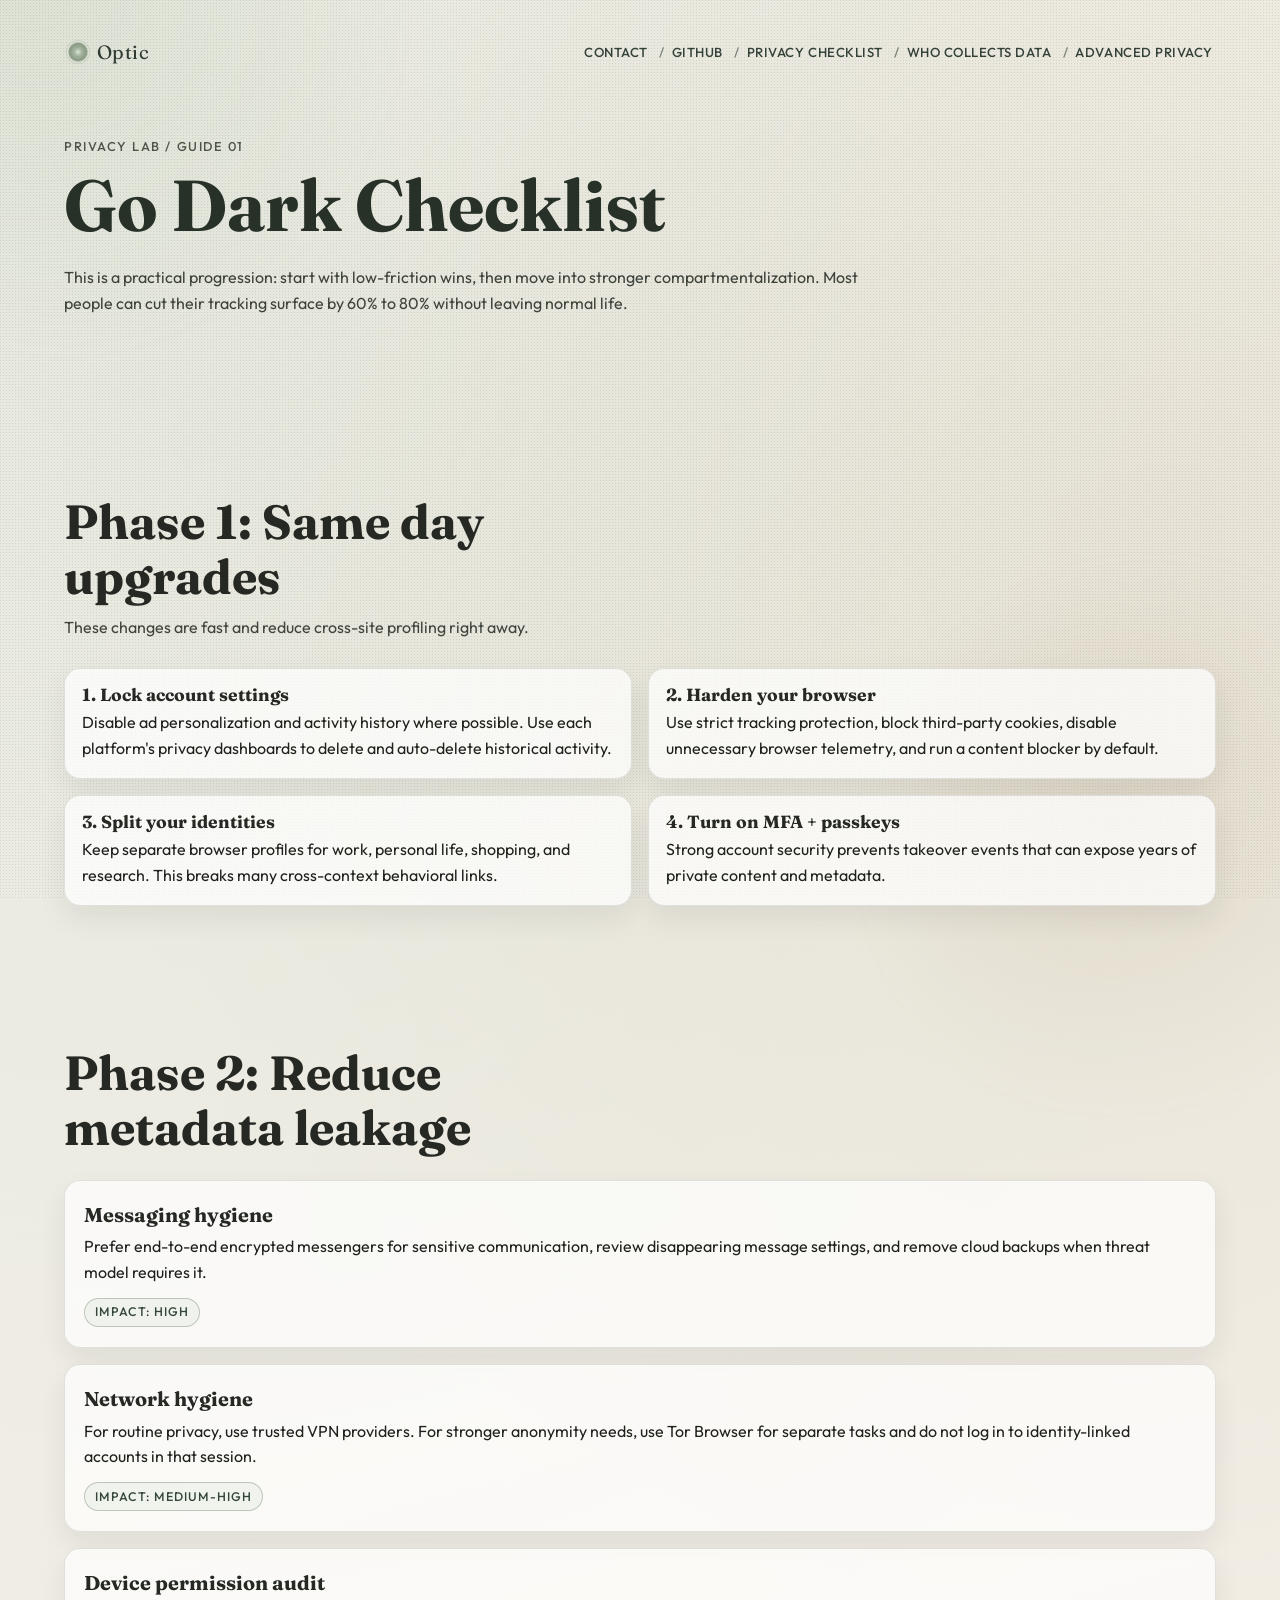
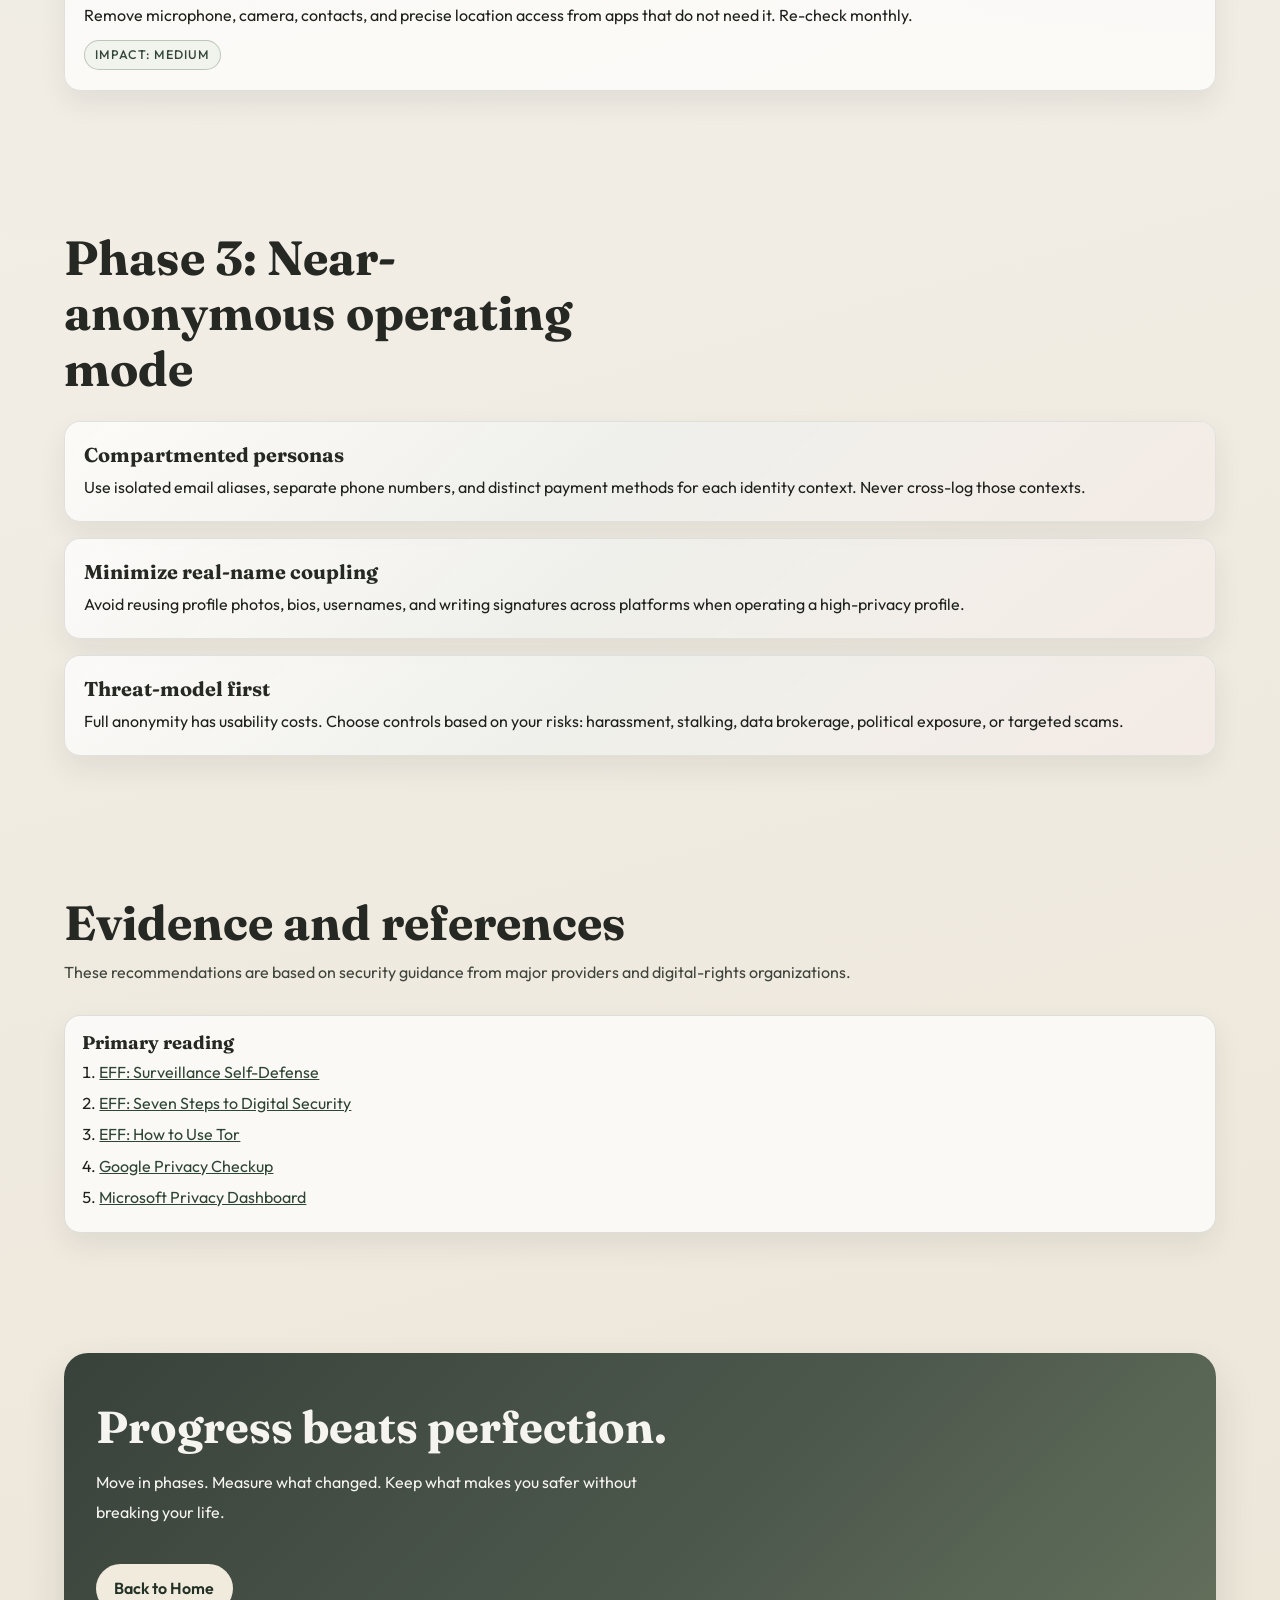
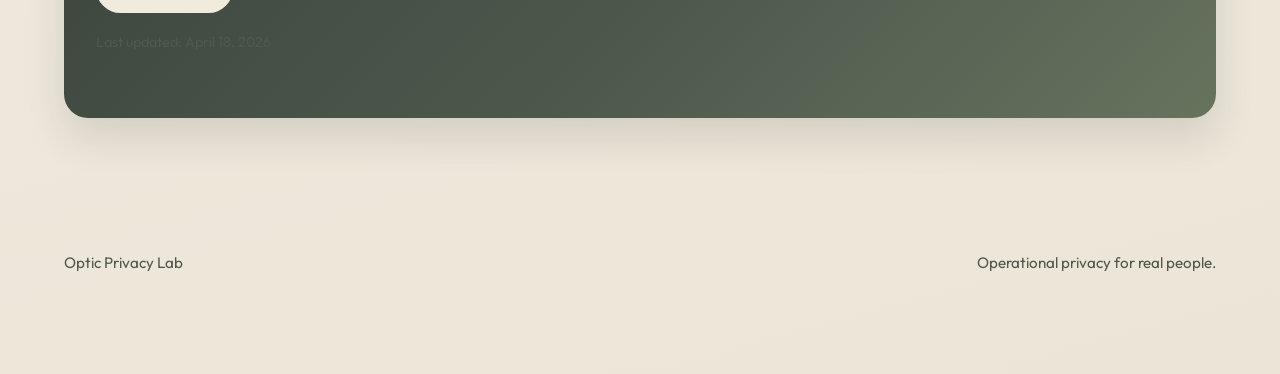
<file: go-dark.html>
<!doctype html>
<html lang="en">
  <head>
    <meta charset="UTF-8" />
    <meta name="viewport" content="width=device-width, initial-scale=1.0" />
    <meta
      name="description"
      content="Optic Privacy Lab: practical checklist to reduce tracking and go dark online."
    />
    <title>Optic Privacy Lab | Go Dark Checklist</title>
    <link rel="icon" href="src/favicon.ico" sizes="any" />
    <link rel="icon" type="image/png" sizes="16x16" href="src/favicon-16.png" />
    <link rel="icon" type="image/png" sizes="32x32" href="src/favicon-32.png" />
    <link rel="icon" type="image/png" sizes="48x48" href="src/favicon-48.png" />
    <link rel="apple-touch-icon" sizes="180x180" href="src/web-180.png" />
    <link rel="mask-icon" href="src/optic-icon.svg" color="#8f9f8a" />
    <link rel="manifest" href="site.webmanifest" />
    <meta name="theme-color" content="#f7f4ee" />
    <link rel="preconnect" href="https://fonts.googleapis.com" />
    <link rel="preconnect" href="https://fonts.gstatic.com" crossorigin />
    <link
      href="https://fonts.googleapis.com/css2?family=Fraunces:opsz,wght@9..144,500;9..144,700&family=Outfit:wght@300;400;500;600&display=swap"
      rel="stylesheet"
    />
    <link rel="stylesheet" href="styles.css" />
  </head>
  <body>
    <div class="noise" aria-hidden="true"></div>

    <header class="topbar reveal">
      <a class="topbar-brand" href="index.html" aria-label="Optic home">
        <img
          src="src/icon-64.png"
          class="topbar-brand__icon"
          alt=""
          width="22"
          height="22"
          decoding="async"
        />
        <span>Optic</span>
      </a>
      <nav class="contact-block" aria-label="Top links">
        <a href="mailto:hello@optic.browser" class="contact-link">Contact</a>
        <a
          href="https://github.com/optic-browser"
          class="contact-link"
          target="_blank"
          rel="noopener noreferrer"
          >GitHub</a
        >
        <a href="go-dark.html" class="contact-link">Privacy Checklist</a>
        <a href="data-map.html" class="contact-link">Who Collects Data</a>
        <a href="full-private.html" class="contact-link">Advanced Privacy</a>
      </nav>
    </header>

    <main class="subpage-main">
      <section class="subpage-hero reveal">
        <p class="eyebrow">Privacy Lab / Guide 01</p>
        <h1>Go Dark Checklist</h1>
        <p class="subpage-kicker">
          This is a practical progression: start with low-friction wins, then move into
          stronger compartmentalization. Most people can cut their tracking surface by 60%
          to 80% without leaving normal life.
        </p>
      </section>

      <section class="section reveal" id="quick-wins">
        <h2>Phase 1: Same day upgrades</h2>
        <p class="section-intro">
          These changes are fast and reduce cross-site profiling right away.
        </p>
        <div class="steps-grid">
          <article class="step-card">
            <h3>1. Lock account settings</h3>
            <p>
              Disable ad personalization and activity history where possible. Use each
              platform's privacy dashboards to delete and auto-delete historical activity.
            </p>
          </article>
          <article class="step-card">
            <h3>2. Harden your browser</h3>
            <p>
              Use strict tracking protection, block third-party cookies, disable unnecessary
              browser telemetry, and run a content blocker by default.
            </p>
          </article>
          <article class="step-card">
            <h3>3. Split your identities</h3>
            <p>
              Keep separate browser profiles for work, personal life, shopping, and research.
              This breaks many cross-context behavioral links.
            </p>
          </article>
          <article class="step-card">
            <h3>4. Turn on MFA + passkeys</h3>
            <p>
              Strong account security prevents takeover events that can expose years of
              private content and metadata.
            </p>
          </article>
        </div>
      </section>

      <section class="section reveal" id="intermediate">
        <h2>Phase 2: Reduce metadata leakage</h2>
        <div class="stack-cards">
          <article class="card">
            <h3>Messaging hygiene</h3>
            <p>
              Prefer end-to-end encrypted messengers for sensitive communication, review
              disappearing message settings, and remove cloud backups when threat model
              requires it.
            </p>
            <span class="note-pill">Impact: high</span>
          </article>
          <article class="card">
            <h3>Network hygiene</h3>
            <p>
              For routine privacy, use trusted VPN providers. For stronger anonymity needs,
              use Tor Browser for separate tasks and do not log in to identity-linked
              accounts in that session.
            </p>
            <span class="note-pill">Impact: medium-high</span>
          </article>
          <article class="card">
            <h3>Device permission audit</h3>
            <p>
              Remove microphone, camera, contacts, and precise location access from apps
              that do not need it. Re-check monthly.
            </p>
            <span class="note-pill">Impact: medium</span>
          </article>
        </div>
      </section>

      <section class="section reveal" id="advanced">
        <h2>Phase 3: Near-anonymous operating mode</h2>
        <div class="stack-cards">
          <article class="card impact-card">
            <h3>Compartmented personas</h3>
            <p>
              Use isolated email aliases, separate phone numbers, and distinct payment
              methods for each identity context. Never cross-log those contexts.
            </p>
          </article>
          <article class="card impact-card">
            <h3>Minimize real-name coupling</h3>
            <p>
              Avoid reusing profile photos, bios, usernames, and writing signatures across
              platforms when operating a high-privacy profile.
            </p>
          </article>
          <article class="card impact-card">
            <h3>Threat-model first</h3>
            <p>
              Full anonymity has usability costs. Choose controls based on your risks:
              harassment, stalking, data brokerage, political exposure, or targeted scams.
            </p>
          </article>
        </div>
      </section>

      <section class="section reveal" id="sources">
        <h2>Evidence and references</h2>
        <p class="section-intro">
          These recommendations are based on security guidance from major providers and
          digital-rights organizations.
        </p>
        <div class="reference-panel">
          <h3>Primary reading</h3>
          <ol class="reference-list">
            <li>
              <a href="https://ssd.eff.org/" target="_blank" rel="noopener noreferrer"
                >EFF: Surveillance Self-Defense</a
              >
            </li>
            <li>
              <a
                href="https://ssd.eff.org/module/seven-steps-digital-security"
                target="_blank"
                rel="noopener noreferrer"
                >EFF: Seven Steps to Digital Security</a
              >
            </li>
            <li>
              <a
                href="https://ssd.eff.org/module/how-to-use-tor"
                target="_blank"
                rel="noopener noreferrer"
                >EFF: How to Use Tor</a
              >
            </li>
            <li>
              <a
                href="https://myaccount.google.com/privacycheckup"
                target="_blank"
                rel="noopener noreferrer"
                >Google Privacy Checkup</a
              >
            </li>
            <li>
              <a
                href="https://account.microsoft.com/privacy"
                target="_blank"
                rel="noopener noreferrer"
                >Microsoft Privacy Dashboard</a
              >
            </li>
          </ol>
        </div>
      </section>

      <section class="cta reveal" id="return">
        <h2>Progress beats perfection.</h2>
        <p>
          Move in phases. Measure what changed. Keep what makes you safer without
          breaking your life.
        </p>
        <a class="button" href="index.html">Back to Home</a>
        <p class="subpage-footer-note">Last updated: April 18, 2026</p>
      </section>
    </main>

    <footer class="footer reveal">
      <p>Optic Privacy Lab</p>
      <p>Operational privacy for real people.</p>
    </footer>

    <script src="subpages.js"></script>
  </body>
</html>
</file>
<file: styles.css>
:root {
  --stone-950: #262823;
  --stone-900: #2f322c;
  --stone-700: #4e5448;
  --stone-500: #767c72;
  --sage-400: #8f9f8a;
  --sage-200: #c8d4c4;
  --sand-200: #ddd2be;
  --sand-100: #eee5d7;
  --fog: #f7f4ee;
  --ink: #1f211d;
  --warn: #b05f42;
  --safe: #467056;

  --radius-lg: 24px;
  --radius-md: 16px;
  --radius-sm: 12px;

  --shadow-soft: 0 20px 40px rgba(34, 37, 33, 0.12);
  --shadow-card: 0 12px 28px rgba(38, 40, 35, 0.08);
  --glow-sage: 0 0 0 1px rgba(143, 159, 138, 0.35), 0 16px 32px rgba(71, 87, 68, 0.16);
}

* {
  box-sizing: border-box;
}

html,
body {
  margin: 0;
  padding: 0;
}

html {
  scroll-behavior: smooth;
}

body {
  font-family: "Outfit", "Segoe UI", sans-serif;
  color: var(--ink);
  background:
    radial-gradient(circle at 10% 8%, rgba(200, 212, 196, 0.35), transparent 45%),
    radial-gradient(circle at 92% 15%, rgba(221, 210, 190, 0.4), transparent 35%),
    linear-gradient(165deg, var(--fog), #f2eee6 45%, #ece5d7 100%);
  line-height: 1.6;
  min-height: 100vh;
  overflow-x: hidden;
}

body::before,
body::after {
  content: "";
  position: fixed;
  width: 42vw;
  height: 42vw;
  border-radius: 999px;
  z-index: 0;
  pointer-events: none;
  filter: blur(30px);
  opacity: 0.24;
}

body::before {
  top: -14vw;
  left: -10vw;
  background: radial-gradient(circle at 30% 30%, #b2c3a7, transparent 70%);
  animation: floatA 16s ease-in-out infinite;
}

body::after {
  bottom: -18vw;
  right: -12vw;
  background: radial-gradient(circle at 40% 40%, #c9b99c, transparent 65%);
  animation: floatB 20s ease-in-out infinite;
}

.noise {
  pointer-events: none;
  position: fixed;
  inset: 0;
  opacity: 0.09;
  background-image: radial-gradient(circle at 20% 20%, #000 0.4px, transparent 0.9px);
  background-size: 3px 3px;
  z-index: 0;
}

.topbar,
main,
.footer {
  width: min(1240px, 90vw);
  margin: 0 auto;
  position: relative;
  z-index: 1;
}

.topbar {
  display: flex;
  justify-content: space-between;
  align-items: center;
  padding: 2.2rem 0 1.6rem;
}

.topbar-intro .topbar-brand,
.topbar-intro .contact-link {
  opacity: 0;
  transform: translateY(-5px);
}

.fonts-ready .topbar-intro .topbar-brand {
  animation: zenTopbarIn 760ms cubic-bezier(0.24, 0.74, 0.2, 1) 5560ms forwards;
}

.fonts-ready .topbar-intro .contact-link:nth-child(1) {
  animation: zenTopbarIn 700ms cubic-bezier(0.24, 0.74, 0.2, 1) 5700ms forwards;
}

.fonts-ready .topbar-intro .contact-link:nth-child(2) {
  animation: zenTopbarIn 700ms cubic-bezier(0.24, 0.74, 0.2, 1) 5810ms forwards;
}

.fonts-ready .topbar-intro .contact-link:nth-child(3) {
  animation: zenTopbarIn 700ms cubic-bezier(0.24, 0.74, 0.2, 1) 5920ms forwards;
}

.fonts-ready .topbar-intro .contact-link:nth-child(4) {
  animation: zenTopbarIn 700ms cubic-bezier(0.24, 0.74, 0.2, 1) 6030ms forwards;
}

.fonts-ready .topbar-intro .contact-link:nth-child(5) {
  animation: zenTopbarIn 700ms cubic-bezier(0.24, 0.74, 0.2, 1) 6140ms forwards;
}

.topbar-brand {
  display: inline-flex;
  align-items: center;
  gap: 0.46rem;
  font-family: "Fraunces", Georgia, serif;
  color: #2f3a32;
  text-decoration: none;
  font-size: clamp(1rem, 1.5vw, 1.2rem);
  letter-spacing: 0.03em;
  padding: 0.1rem 0.2rem;
  border-bottom: 1px solid transparent;
  transition: color 180ms ease, border-color 180ms ease;
}

.topbar-brand__icon {
  border-radius: 999px;
  display: block;
  box-shadow: 0 0 0 1px rgba(120, 138, 118, 0.18);
}

.topbar-brand:hover {
  color: #243028;
  border-color: rgba(58, 71, 61, 0.42);
}

.contact-block {
  display: flex;
  align-items: center;
  gap: 0.3rem;
  padding: 0;
  background: transparent;
  border: none;
}

.contact-link {
  color: #344138;
  text-decoration: none;
  font-size: 0.82rem;
  font-weight: 500;
  letter-spacing: 0.04em;
  text-transform: uppercase;
  padding: 0.15rem 0.2rem;
  transition: color 180ms ease;
  position: relative;
}

.contact-link + .contact-link::before {
  content: "/";
  color: #7c857a;
  margin-right: 0.45rem;
}

.contact-link:hover {
  color: #253028;
}

.contact-link::after {
  content: "";
  position: absolute;
  left: 0.2rem;
  right: 0.2rem;
  bottom: -0.16rem;
  height: 1px;
  background: #3a473d;
  transform: scaleX(0);
  transform-origin: left center;
  transition: transform 220ms ease;
}

.contact-link:hover::after {
  transform: scaleX(1);
}

.opening {
  min-height: 96vh;
  display: grid;
  align-content: center;
  padding: 3.75rem 0 5rem;
  position: relative;
  z-index: 1;
}

.opening-title {
  margin: 0;
  display: block;
  max-width: none;
  padding-top: 0;
  margin-top: -0.45rem;
  white-space: nowrap;
  perspective: 700px;
}

.opening-line {
  display: inline-block;
  font-family: "Fraunces", Georgia, serif;
  font-size: clamp(3rem, 9.2vw, 8.8rem);
  line-height: 1;
  letter-spacing: -0.03em;
  color: #2a332d;
  filter: blur(4px);
  opacity: 0;
}

.opening-line + .opening-line {
  margin-left: 0.24em;
}

.fonts-ready .word-see {
  animation: zenFromTop 1850ms cubic-bezier(0.24, 0.74, 0.2, 1) 140ms forwards;
}

.fonts-ready .word-the {
  animation: zenFromDepth 1900ms cubic-bezier(0.24, 0.74, 0.2, 1) 500ms forwards;
}

.fonts-ready .word-web {
  animation: zenDrift 1800ms cubic-bezier(0.24, 0.74, 0.2, 1) 900ms forwards;
}

.fonts-ready .word-clearly {
  animation: zenBloom 1950ms cubic-bezier(0.24, 0.74, 0.2, 1) 1300ms forwards;
}

.opening-copy {
  margin: 1.9rem 0 0;
  max-width: 62ch;
  color: #41463f;
  font-size: clamp(1.05rem, 2vw, 1.3rem);
  line-height: 1.82;
  opacity: 0;
}

.fonts-ready .opening-copy {
  animation: introCopy 1200ms cubic-bezier(0.24, 0.74, 0.2, 1) 3270ms forwards;
}

.opening .hero-tools {
  opacity: 0;
  align-items: center;
  gap: 0.9rem;
}

.fonts-ready .opening .hero-tools {
  animation: introCta 1000ms cubic-bezier(0.24, 0.74, 0.2, 1) 4180ms forwards;
}

.scroll-hint {
  margin-top: clamp(6rem, 16vh, 12rem);
  display: inline-flex;
  flex-direction: column;
  align-items: center;
  gap: 0.1rem;
  color: #566457;
  text-decoration: none;
  opacity: 0;
}

.fonts-ready .scroll-hint {
  animation: introHint 900ms ease 5450ms forwards;
}

.scroll-hint-text {
  font-size: 0.74rem;
  letter-spacing: 0.16em;
  text-transform: uppercase;
}

.scroll-hint-arrow {
  font-size: 1.1rem;
  line-height: 1;
  animation: hintArrow 1800ms ease-in-out infinite;
}

.story-nav {
  margin-top: 0.6rem;
  margin-bottom: 3.4rem;
  display: flex;
  flex-wrap: wrap;
  gap: 0.45rem;
  position: sticky;
  top: 1rem;
  z-index: 4;
  padding: 0.58rem;
  border-radius: 999px;
  background: rgba(246, 243, 236, 0.82);
  border: 1px solid rgba(118, 124, 114, 0.22);
  backdrop-filter: blur(8px);
  box-shadow: var(--shadow-card);
}

.story-link {
  text-decoration: none;
  color: #3b4139;
  font-size: 0.9rem;
  font-weight: 500;
  padding: 0.38rem 0.78rem;
  border-radius: 999px;
  transition: background-color 220ms ease, color 220ms ease, transform 220ms ease;
}

.story-link:hover {
  transform: translateY(-1px);
  background: rgba(143, 159, 138, 0.18);
}

.story-link.is-current {
  background: #4e5f4d;
  color: #f3efe5;
}

.brand {
  font-family: "Fraunces", Georgia, serif;
  font-size: clamp(1.2rem, 2vw, 1.5rem);
  letter-spacing: 0.08em;
  color: var(--stone-900);
}

.chip {
  border: 1px solid rgba(47, 50, 44, 0.2);
  border-radius: 999px;
  color: var(--stone-900);
  text-decoration: none;
  padding: 0.45rem 0.95rem;
  font-size: 0.92rem;
  transition: transform 200ms ease, background-color 200ms ease;
}

.chip:hover {
  transform: translateY(-1px);
  background-color: rgba(143, 159, 138, 0.12);
}

.hero {
  padding: 4.8rem 0 2.4rem;
}

.hero-tools {
  margin-top: 2rem;
  display: flex;
  flex-wrap: wrap;
  gap: 0.85rem;
}

.eyebrow {
  margin: 0;
  text-transform: uppercase;
  letter-spacing: 0.12em;
  color: var(--stone-700);
  font-size: 0.8rem;
  font-weight: 500;
}

h1,
h2,
h3 {
  font-family: "Fraunces", Georgia, serif;
  color: var(--stone-950);
  line-height: 1.15;
  margin: 0;
}

h1 {
  font-size: clamp(2.2rem, 7vw, 4.5rem);
  margin-top: 0.5rem;
  max-width: 14ch;
}

.hero h2 {
  margin-top: 0.5rem;
  font-size: clamp(1.95rem, 5.2vw, 3.9rem);
  max-width: 15ch;
}

.lede {
  margin-top: 1.4rem;
  max-width: 68ch;
  font-size: clamp(1.05rem, 2vw, 1.24rem);
  color: #3a3d36;
  line-height: 1.8;
}

.hero-grid {
  margin-top: 2rem;
  display: grid;
  grid-template-columns: repeat(2, minmax(0, 1fr));
  gap: 1.3rem;
}

.panel {
  border-radius: var(--radius-lg);
  padding: 1.45rem 1.35rem;
  box-shadow: var(--shadow-soft);
  background-color: rgba(255, 255, 255, 0.72);
  border: 1px solid rgba(47, 50, 44, 0.08);
  backdrop-filter: blur(4px);
  position: relative;
  overflow: hidden;
}

.panel::after {
  content: "";
  position: absolute;
  inset: auto -20% -55% auto;
  width: 220px;
  height: 220px;
  border-radius: 50%;
  background: radial-gradient(circle, rgba(143, 159, 138, 0.25), transparent 70%);
  pointer-events: none;
}

.panel h2 {
  font-size: 1.38rem;
}

.panel ul {
  margin: 0.7rem 0 0;
  padding-left: 1.1rem;
}

.panel li {
  margin-bottom: 0.3rem;
}

.signal-list {
  margin: 0.9rem 0 0;
  padding: 0;
  list-style: none;
}

.signal-list li {
  display: flex;
  justify-content: space-between;
  align-items: flex-start;
  gap: 0.9rem;
  border-bottom: 1px dashed rgba(78, 84, 72, 0.24);
  padding: 0.62rem 0;
  margin: 0;
}

.signal-list span {
  color: #4a4f46;
  font-size: 0.95rem;
}

.signal-list strong {
  text-align: right;
  font-size: 0.92rem;
  color: #2d312c;
  font-weight: 600;
  max-width: 45%;
}

.mode-row {
  margin-top: 1.8rem;
  display: inline-flex;
  align-items: center;
  flex-wrap: wrap;
  gap: 0.45rem;
  padding: 0.45rem;
  background: rgba(255, 255, 255, 0.7);
  border: 1px solid rgba(118, 124, 114, 0.22);
  border-radius: 999px;
  box-shadow: var(--shadow-card);
}

.mode-label {
  color: #50564e;
  font-size: 0.84rem;
  font-weight: 500;
  padding: 0 0.4rem;
}

.mode-btn {
  border: none;
  background: transparent;
  color: #394038;
  border-radius: 999px;
  padding: 0.36rem 0.8rem;
  font-family: inherit;
  font-weight: 600;
  cursor: pointer;
  transition: background-color 220ms ease, color 220ms ease, transform 220ms ease;
}

.mode-btn:hover {
  transform: translateY(-1px);
  background-color: rgba(143, 159, 138, 0.14);
}

.mode-btn.is-active {
  background: linear-gradient(135deg, #586655, #6f8269);
  color: #f4f1e9;
}

.panel-warn {
  border-left: 6px solid color-mix(in srgb, var(--warn), white 40%);
}

.panel-safe {
  border-left: 6px solid color-mix(in srgb, var(--safe), white 38%);
}

.section {
  padding: 7.5rem 0 0;
}

.section h2 {
  margin-top: 1.2rem;
  font-size: clamp(1.8rem, 4vw, 3rem);
  max-width: 18ch;
}

.section-copy {
  margin-top: 1.6rem;
  max-width: 68ch;
  color: #3b3e38;
  line-height: 1.82;
}

.snapshot-warning {
  margin: 1.55rem 0 0;
  max-width: 58ch;
  color: #5f3b2f;
  font-size: 0.95rem;
  padding-left: 0.8rem;
  border-left: 2px solid rgba(176, 95, 66, 0.36);
}

.cards {
  margin-top: 2.4rem;
  display: grid;
  gap: 1.5rem;
}

.two-col {
  grid-template-columns: repeat(2, minmax(0, 1fr));
}

.three-col {
  grid-template-columns: repeat(3, minmax(0, 1fr));
}

.card {
  background: rgba(255, 255, 255, 0.7);
  border: 1px solid rgba(118, 124, 114, 0.2);
  border-radius: var(--radius-md);
  box-shadow: var(--shadow-card);
  padding: 1.35rem 1.2rem 1.25rem;
  transition: transform 220ms ease, box-shadow 220ms ease;
}

.card:hover {
  transform: translateY(-4px);
  box-shadow: var(--glow-sage);
}

.card h3 {
  font-size: 1.25rem;
}

.card p {
  margin: 0.55rem 0 0;
}

.table-wrap {
  margin-top: 2.4rem;
  overflow-x: auto;
  border-radius: var(--radius-md);
  border: 1px solid rgba(118, 124, 114, 0.25);
  box-shadow: var(--shadow-card);
}

table {
  width: 100%;
  border-collapse: collapse;
  min-width: 700px;
  background: rgba(255, 255, 255, 0.78);
}

thead {
  background: linear-gradient(
    120deg,
    rgba(143, 159, 138, 0.26),
    rgba(221, 210, 190, 0.38)
  );
}

th,
td {
  padding: 1rem 1.05rem;
  text-align: left;
  border-bottom: 1px solid rgba(118, 124, 114, 0.2);
}

td:first-child,
th:first-child {
  font-weight: 600;
}

.cta {
  margin-top: 7.5rem;
  border-radius: var(--radius-lg);
  background: linear-gradient(135deg, #38423a, #4d584d 55%, #66735d);
  color: #f6f4ef;
  padding: 3rem 2rem;
  box-shadow: var(--shadow-soft);
}

.cta h2 {
  color: #f6f4ef;
  font-size: clamp(1.8rem, 4.2vw, 2.8rem);
}

.cta p {
  margin-top: 1rem;
  max-width: 55ch;
  line-height: 1.82;
}

.button {
  margin-top: 1.35rem;
  display: inline-flex;
  align-items: center;
  justify-content: center;
  min-height: 2.8rem;
  background-color: #f1ebdd;
  color: #243126;
  text-decoration: none;
  border-radius: 999px;
  padding: 0.72rem 1.15rem;
  font-weight: 600;
  transition: transform 220ms ease, box-shadow 220ms ease;
}

.button:hover {
  transform: translateY(-2px);
  box-shadow: 0 10px 16px rgba(20, 23, 20, 0.2);
}

.button.ghost {
  margin-top: 0;
  background-color: rgba(255, 255, 255, 0.78);
  border: 1px solid rgba(89, 97, 87, 0.24);
}

.opening-explore {
  min-height: 2.75rem;
  padding: 0.64rem 1.08rem;
  line-height: 1.2;
}

.download-btn {
  --btn-fg: #2a342d;
  --btn-bg: #ece5d8;
  --btn-bg-sub: #d8cfbf;
  --btn-border: #3f4a40;
  position: relative;
  width: 164px;
  height: 44px;
  cursor: pointer;
  display: inline-flex;
  align-items: center;
  border: 2px solid var(--btn-border);
  box-shadow: 3px 3px var(--btn-border);
  background-color: var(--btn-bg);
  border-radius: 11px;
  overflow: hidden;
  text-decoration: none;
}

.download-btn,
.download-btn__icon,
.download-btn__text {
  transition: all 260ms ease;
}

.download-btn__text {
  transform: translateX(25px);
  color: var(--btn-fg);
  font-size: 0.94rem;
  font-weight: 600;
}

.download-btn__icon {
  position: absolute;
  transform: translateX(122px);
  height: 100%;
  width: 40px;
  background-color: var(--btn-bg-sub);
  display: inline-flex;
  align-items: center;
  justify-content: center;
}

.download-btn__svg {
  width: 19px;
  fill: var(--btn-border);
}

.download-btn:hover .download-btn__text {
  color: transparent;
}

.download-btn:hover .download-btn__icon {
  width: 162px;
  transform: translateX(0);
}

.download-btn:active {
  transform: translate(2px, 2px);
  box-shadow: 1px 1px var(--btn-border);
}

.impact-card {
  position: relative;
  isolation: isolate;
}

.impact-card::before {
  content: "";
  position: absolute;
  inset: 0;
  border-radius: inherit;
  background: linear-gradient(
    140deg,
    rgba(255, 255, 255, 0.14),
    rgba(143, 159, 138, 0.1) 45%,
    rgba(176, 95, 66, 0.09)
  );
  z-index: -1;
}

.resource-grid {
  align-items: stretch;
}

.resource-card {
  display: flex;
  flex-direction: column;
  gap: 0.65rem;
}

.resource-card .button {
  margin-top: auto;
}

.subpage-main {
  padding-bottom: 3rem;
}

.subpage-hero {
  padding: 2.5rem 0 1.4rem;
}

.subpage-hero h1 {
  max-width: 18ch;
  color: #273127;
  opacity: 0;
  filter: blur(3px);
  transform: translateY(6px);
  animation: zenSubTitle 1200ms cubic-bezier(0.24, 0.74, 0.2, 1) 140ms forwards;
}

.subpage-kicker {
  margin-top: 1.15rem;
  max-width: 75ch;
  color: #3d423a;
  opacity: 0;
  transform: translateY(5px);
  animation: zenSubCopy 1000ms cubic-bezier(0.24, 0.74, 0.2, 1) 420ms forwards;
}

.subpage-hero .eyebrow {
  opacity: 0;
  transform: translateY(4px);
  animation: zenSubCopy 820ms cubic-bezier(0.24, 0.74, 0.2, 1) 40ms forwards;
}

.section-intro {
  margin-top: 0.65rem;
  color: #3f443c;
  max-width: 74ch;
}

.steps-grid {
  margin-top: 1.7rem;
  display: grid;
  grid-template-columns: repeat(2, minmax(0, 1fr));
  gap: 1rem;
}

.step-card {
  background: rgba(255, 255, 255, 0.72);
  border: 1px solid rgba(118, 124, 114, 0.2);
  border-radius: var(--radius-md);
  box-shadow: var(--shadow-card);
  padding: 1rem 1rem 1rem 1.05rem;
}

.step-card h3 {
  font-size: 1.1rem;
  margin-bottom: 0.35rem;
}

.step-card p {
  margin: 0;
}

.source-table-wrap {
  margin-top: 2rem;
  overflow-x: auto;
  border-radius: var(--radius-md);
  border: 1px solid rgba(118, 124, 114, 0.25);
  box-shadow: var(--shadow-card);
}

.source-table {
  width: 100%;
  min-width: 860px;
  border-collapse: collapse;
  background: rgba(255, 255, 255, 0.78);
}

.source-table th,
.source-table td {
  vertical-align: top;
  padding: 0.9rem 0.95rem;
  border-bottom: 1px solid rgba(118, 124, 114, 0.2);
}

.source-table th {
  background: linear-gradient(
    120deg,
    rgba(143, 159, 138, 0.24),
    rgba(221, 210, 190, 0.32)
  );
}

.source-link-list {
  margin: 0;
  padding-left: 1.1rem;
}

.source-link-list li {
  margin: 0.25rem 0;
}

.source-link-list a {
  color: #2f4534;
}

.reference-panel {
  margin-top: 1.8rem;
  border-radius: var(--radius-md);
  border: 1px solid rgba(118, 124, 114, 0.22);
  background: rgba(255, 255, 255, 0.72);
  box-shadow: var(--shadow-card);
  padding: 1rem 1.05rem;
}

.reference-panel h3 {
  margin-bottom: 0.45rem;
  font-size: 1.15rem;
}

.reference-list {
  margin: 0;
  padding-left: 1.1rem;
}

.reference-list li {
  margin: 0.35rem 0;
}

.reference-list a {
  color: #2f4534;
}

.about-note {
  margin-top: 1.4rem;
  border-left: 3px solid rgba(143, 159, 138, 0.48);

.about-note__links {
  font-size: 0.98rem;
}

.about-note__links a {
  color: #445841;
  text-underline-offset: 0.16em;
}
  padding: 0.35rem 0 0.35rem 0.9rem;
  max-width: 74ch;
}

.about-note h3 {
  font-size: 1.15rem;
}

.about-note p {
  margin-top: 0.45rem;
  color: #3c433b;
}

.stack-cards {
  margin-top: 1.55rem;
  display: grid;
  gap: 1rem;
}

.note-pill {
  display: inline-flex;
  margin-top: 0.75rem;
  border-radius: 999px;
  border: 1px solid rgba(93, 112, 90, 0.35);
  padding: 0.24rem 0.62rem;
  font-size: 0.78rem;
  font-weight: 500;
  text-transform: uppercase;
  letter-spacing: 0.08em;
  color: #334637;
  background: rgba(200, 212, 196, 0.2);
}

.subpage-footer-note {
  margin-top: 1.2rem;
  font-size: 0.9rem;
  color: #50584f;
}

.quick-actions {
  position: fixed;
  left: 50%;
  bottom: clamp(0.8rem, 2vw, 1.4rem);
  transform: translate(-50%, 12px) scale(0.985);
  opacity: 0;
  pointer-events: none;
  z-index: 6;
  display: inline-flex;
  align-items: center;
  gap: 0.45rem;
  padding: 0.36rem;
  border-radius: 999px;
  border: 1px solid rgba(105, 116, 102, 0.24);
  background: rgba(247, 244, 238, 0.78);
  box-shadow: 0 12px 22px rgba(38, 40, 35, 0.14);
  backdrop-filter: blur(8px);
  transition: opacity 420ms ease, transform 420ms ease;
}

.quick-actions.is-visible {
  transform: translate(-50%, 0) scale(1);
  opacity: 1;
  pointer-events: auto;
}

.quick-action {
  display: inline-flex;
  align-items: center;
  gap: 0.38rem;
  text-decoration: none;
  color: #2f3b31;
  background: rgba(255, 255, 255, 0.58);
  border: 1px solid rgba(118, 124, 114, 0.2);
  border-radius: 999px;
  padding: 0.38rem 0.72rem;
  font-size: 0.77rem;
  font-weight: 500;
  letter-spacing: 0.02em;
  transition: transform 220ms ease, background-color 220ms ease, border-color 220ms ease;
}

.quick-action:hover {
  transform: translateY(-1px);
  background: rgba(255, 255, 255, 0.85);
  border-color: rgba(102, 121, 97, 0.34);
}

.quick-action-download {
  background: linear-gradient(135deg, #586655, #6f8269);
  color: #f4f1e9;
  border-color: transparent;
}

.quick-action-download:hover {
  background: linear-gradient(135deg, #4f5d4c, #677861);
}

.quick-action__icon {
  width: 1.05rem;
  height: 1.05rem;
  border-radius: 999px;
  display: inline-flex;
  align-items: center;
  justify-content: center;
  background: rgba(143, 159, 138, 0.18);
}

.quick-action-download .quick-action__icon {
  background: rgba(255, 255, 255, 0.22);
}

.quick-action__svg {
  width: 0.74rem;
  height: 0.74rem;
  fill: currentColor;
}

.footer {
  padding: 4.4rem 0 5.2rem;
  color: #51564d;
  display: flex;
  justify-content: space-between;
  gap: 1rem;
  font-size: 0.95rem;
}

.reveal {
  opacity: 0;
  transform: translateY(22px);
  transition: opacity 700ms ease, transform 700ms ease;
}

.reveal.visible {
  opacity: 1;
  transform: translateY(0);
}

@keyframes floatA {
  0%,
  100% {
    transform: translate(0, 0);
  }
  50% {
    transform: translate(2vw, 1.5vw);
  }
}

@keyframes floatB {
  0%,
  100% {
    transform: translate(0, 0);
  }
  50% {
    transform: translate(-2.5vw, -1.5vw);
  }
}

@keyframes zenFromTop {
  0% {
    opacity: 0;
    filter: blur(4px);
    transform: translateY(-5px);
  }

  to {
    opacity: 1;
    filter: blur(0);
    transform: translateY(0);
  }
}

@keyframes zenTopbarIn {
  0% {
    opacity: 0;
    transform: translateY(-5px);
  }

  100% {
    opacity: 1;
    transform: translateY(0);
  }
}

@keyframes zenFromDepth {
  0% {
    opacity: 0;
    filter: blur(4px);
    transform: rotateX(-6deg) scale(0.985) translateZ(-6px);
    transform-origin: center 72%;
  }

  to {
    opacity: 1;
    filter: blur(0);
    transform: rotateX(0) scale(1) translateZ(0);
  }
}

@keyframes zenDrift {
  0% {
    opacity: 0;
    filter: blur(4px);
    transform: translateY(1px) scale(0.998);
  }

  to {
    opacity: 1;
    filter: blur(0);
    transform: translateY(0) scale(1);
  }
}

@keyframes zenBloom {
  0% {
    opacity: 0;
    filter: blur(4px);
    transform: scale(0.996);
    letter-spacing: -0.035em;
  }

  to {
    opacity: 1;
    filter: blur(0);
    transform: scale(1);
    letter-spacing: -0.03em;
  }
}

@keyframes introCopy {
  0% {
    opacity: 0;
    transform: translateY(6px);
  }

  to {
    opacity: 1;
    transform: translateY(0);
  }
}

@keyframes introCta {
  0% {
    opacity: 0;
    transform: translateY(4px);
  }

  to {
    opacity: 1;
    transform: translateY(0);
  }
}

@keyframes introHint {
  from {
    opacity: 0;
    transform: translateY(3px);
  }

  to {
    opacity: 1;
    transform: translateY(0);
  }
}

@keyframes zenSubTitle {
  from {
    opacity: 0;
    filter: blur(3px);
    transform: translateY(6px);
  }

  to {
    opacity: 1;
    filter: blur(0);
    transform: translateY(0);
  }
}

@keyframes zenSubCopy {
  from {
    opacity: 0;
    transform: translateY(5px);
  }

  to {
    opacity: 1;
    transform: translateY(0);
  }
}

@keyframes hintArrow {
  0%,
  100% {
    transform: translateY(0);
    opacity: 0.72;
  }

  50% {
    transform: translateY(5px);
    opacity: 1;
  }
}

@media (max-width: 920px) {
  .topbar,
  main,
  .footer {
    width: min(1240px, 93vw);
  }

  .opening {
    min-height: 78vh;
    padding-top: 2rem;
    padding-bottom: 3.25rem;
  }

  .opening-title {
    margin-top: -0.2rem;
  }

  .opening-line {
    white-space: normal;
    font-size: clamp(2.8rem, 12vw, 5.2rem);
  }

  .opening-line + .opening-line {
    margin-left: 0.16em;
  }

  .download-btn {
    width: 154px;
  }

  .download-btn__icon {
    transform: translateX(112px);
  }

  .download-btn:hover .download-btn__icon {
    width: 152px;
  }

  .scroll-hint {
    margin-top: 4.8rem;
  }

  .story-nav {
    position: relative;
    top: 0;
    border-radius: 20px;
    margin-bottom: 2.4rem;
  }

  .contact-block {
    flex-wrap: wrap;
    justify-content: flex-end;
    row-gap: 0.2rem;
    column-gap: 0.3rem;
  }

  .topbar {
    align-items: flex-start;
    gap: 0.7rem;
  }

  .topbar-brand {
    margin-top: 0.08rem;
  }

  .quick-actions {
    bottom: calc(0.75rem + env(safe-area-inset-bottom));
    width: min(92vw, 360px);
    justify-content: center;
  }

  .quick-action {
    font-size: 0.74rem;
    padding: 0.36rem 0.62rem;
  }

  .subpage-hero h1,
  .subpage-kicker,
  .subpage-hero .eyebrow {
    animation-duration: 900ms;
  }

  .story-link {
    font-size: 0.86rem;
  }

  .hero-grid,
  .two-col,
  .three-col {
    grid-template-columns: 1fr;
  }

  .steps-grid {
    grid-template-columns: 1fr;
  }

  .signal-list li {
    flex-direction: column;
    gap: 0.25rem;
  }

  .signal-list strong {
    max-width: 100%;
    text-align: left;
  }

  .section {
    padding-top: 5.4rem;
  }

  .footer {
    flex-direction: column;
    padding-bottom: 2.4rem;
  }
}

@media (prefers-reduced-motion: reduce) {
  body::before,
  body::after,
  .reveal,
  .topbar-intro .topbar-brand,
  .topbar-intro .contact-link,
  .opening-copy,
  .opening .hero-tools,
  .scroll-hint,
  .scroll-hint-arrow,
  .download-btn,
  .download-btn__icon,
  .download-btn__text,
  .button,
  .card,
  .mode-btn,
  .quick-action,
  .subpage-hero h1,
  .subpage-kicker,
  .subpage-hero .eyebrow {
    transition: none;
    animation: none;
  }

  .subpage-hero h1,
  .subpage-kicker,
  .subpage-hero .eyebrow {
    opacity: 1;
    filter: none;
    transform: none;
  }

  .opening-line {
    opacity: 1;
    transform: none;
    filter: none;
  }

  .topbar-intro .topbar-brand,
  .topbar-intro .contact-link {
    opacity: 1;
    transform: none;
    filter: none;
  }
}
</file>
